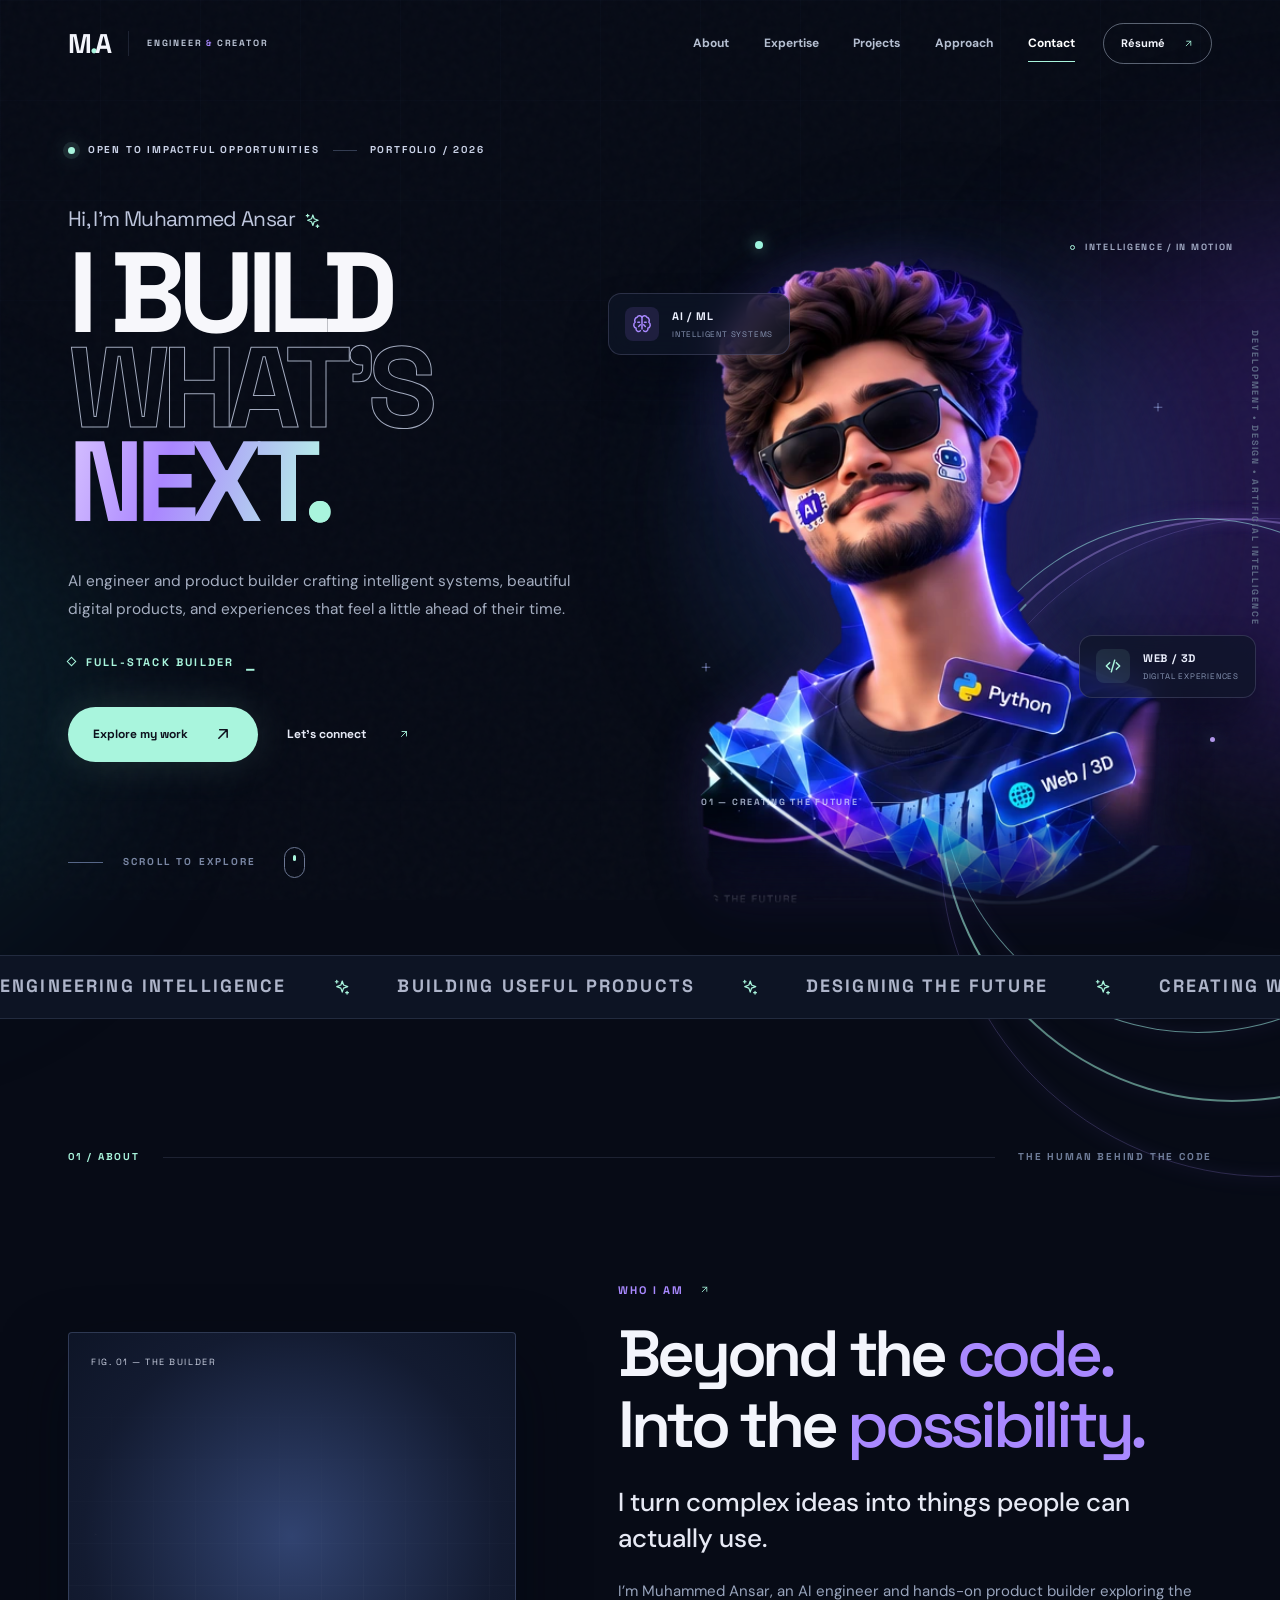
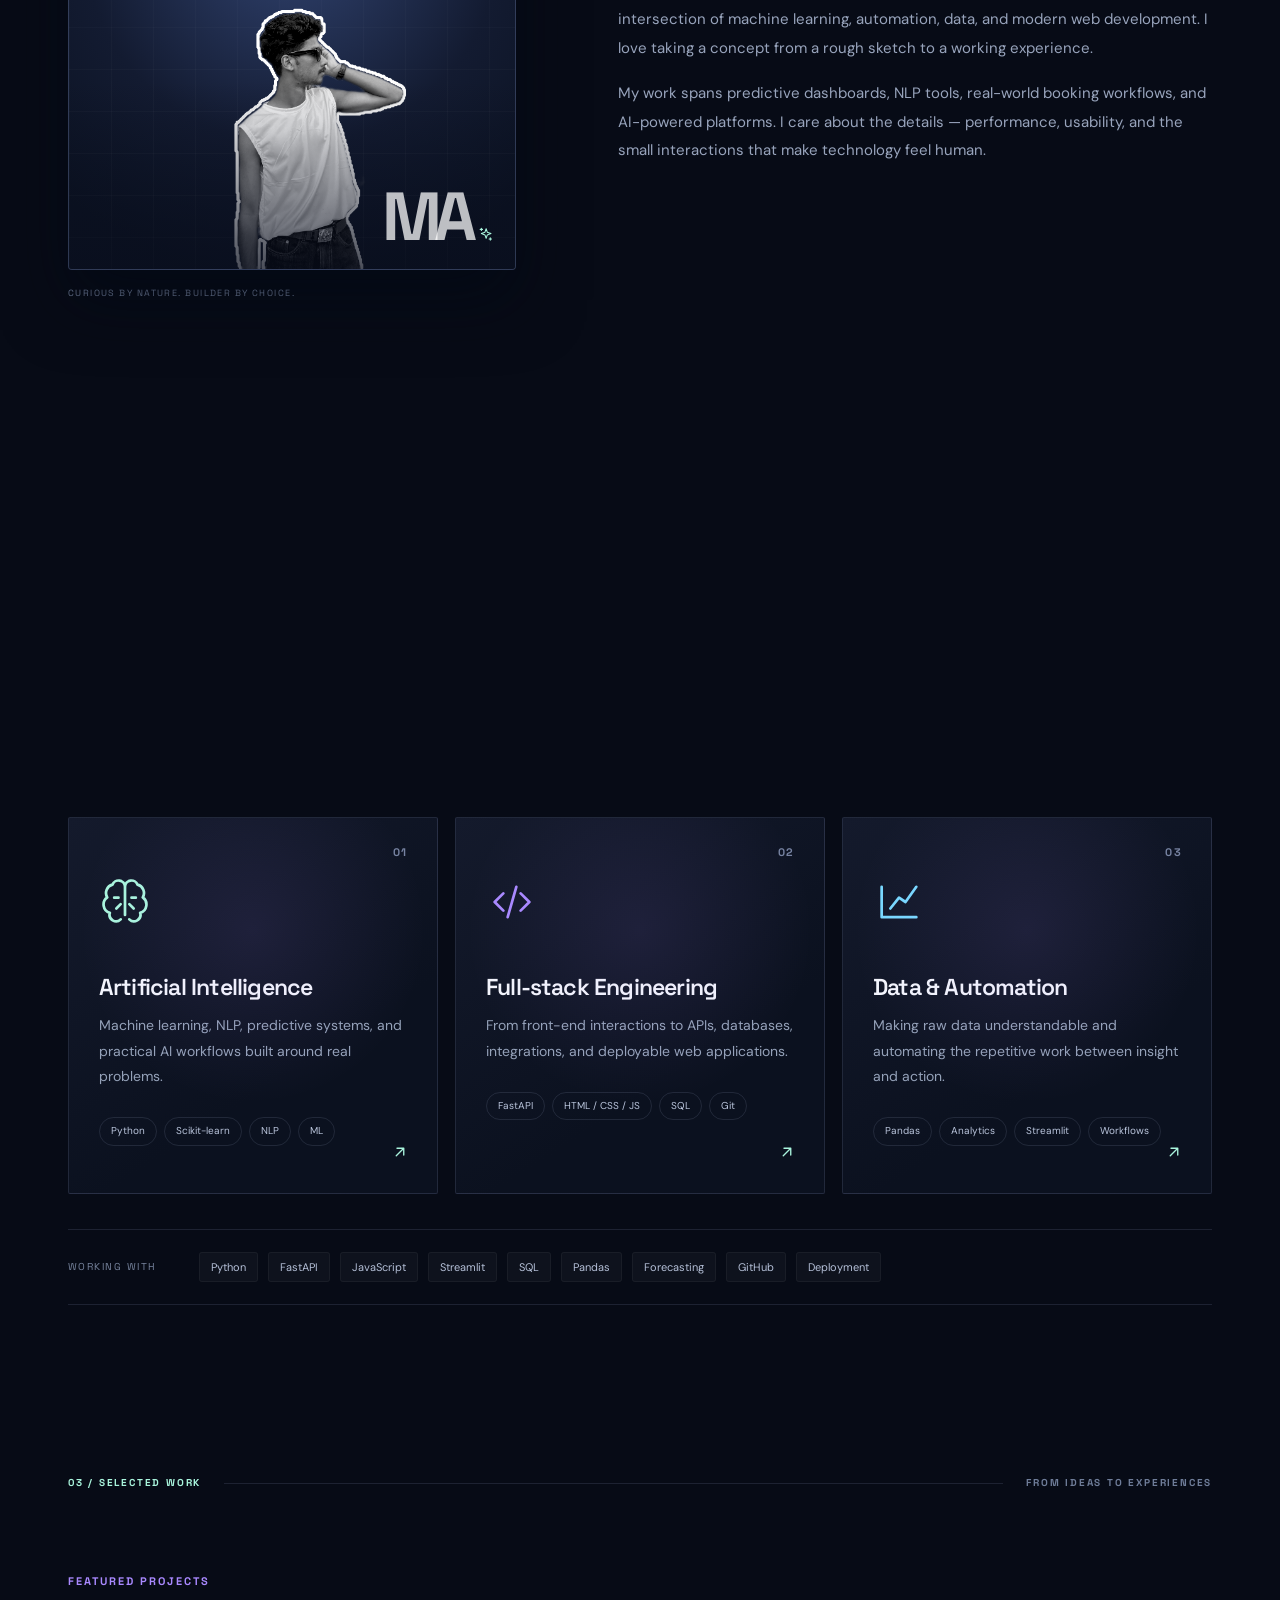
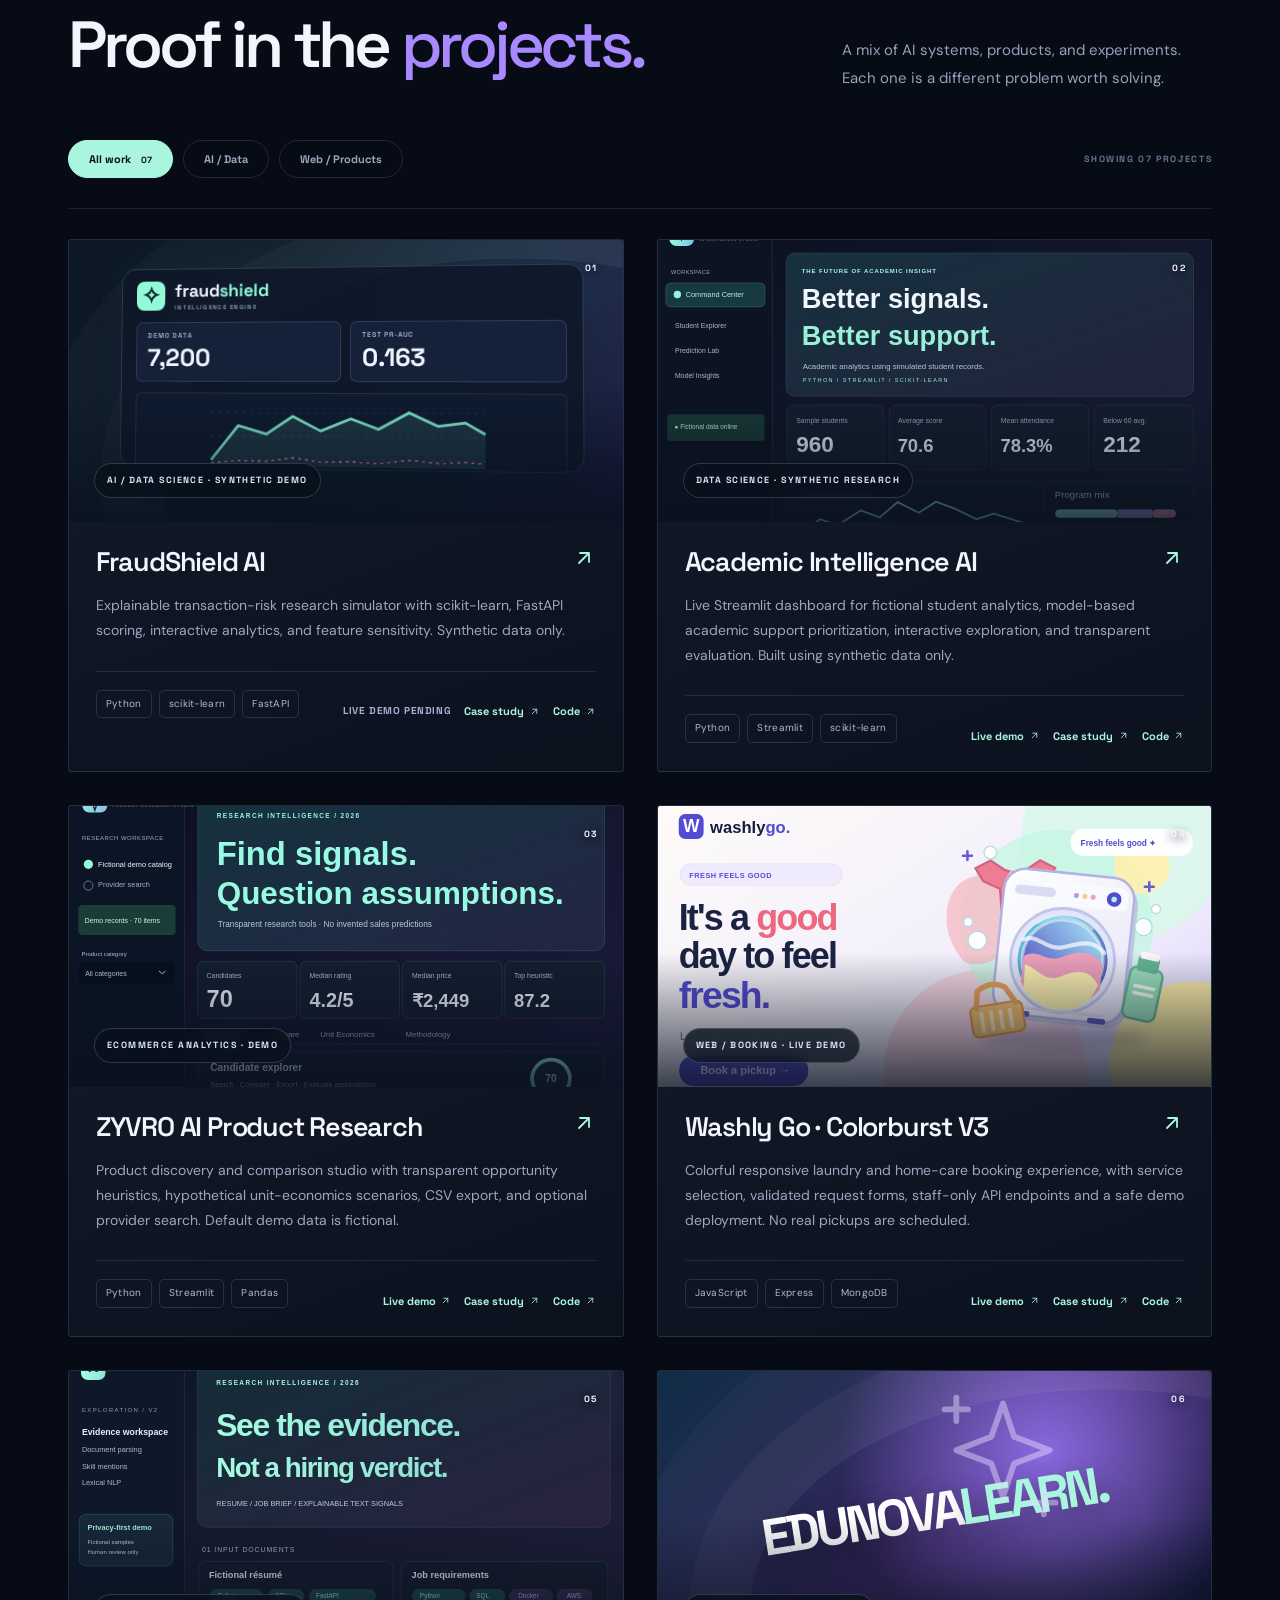
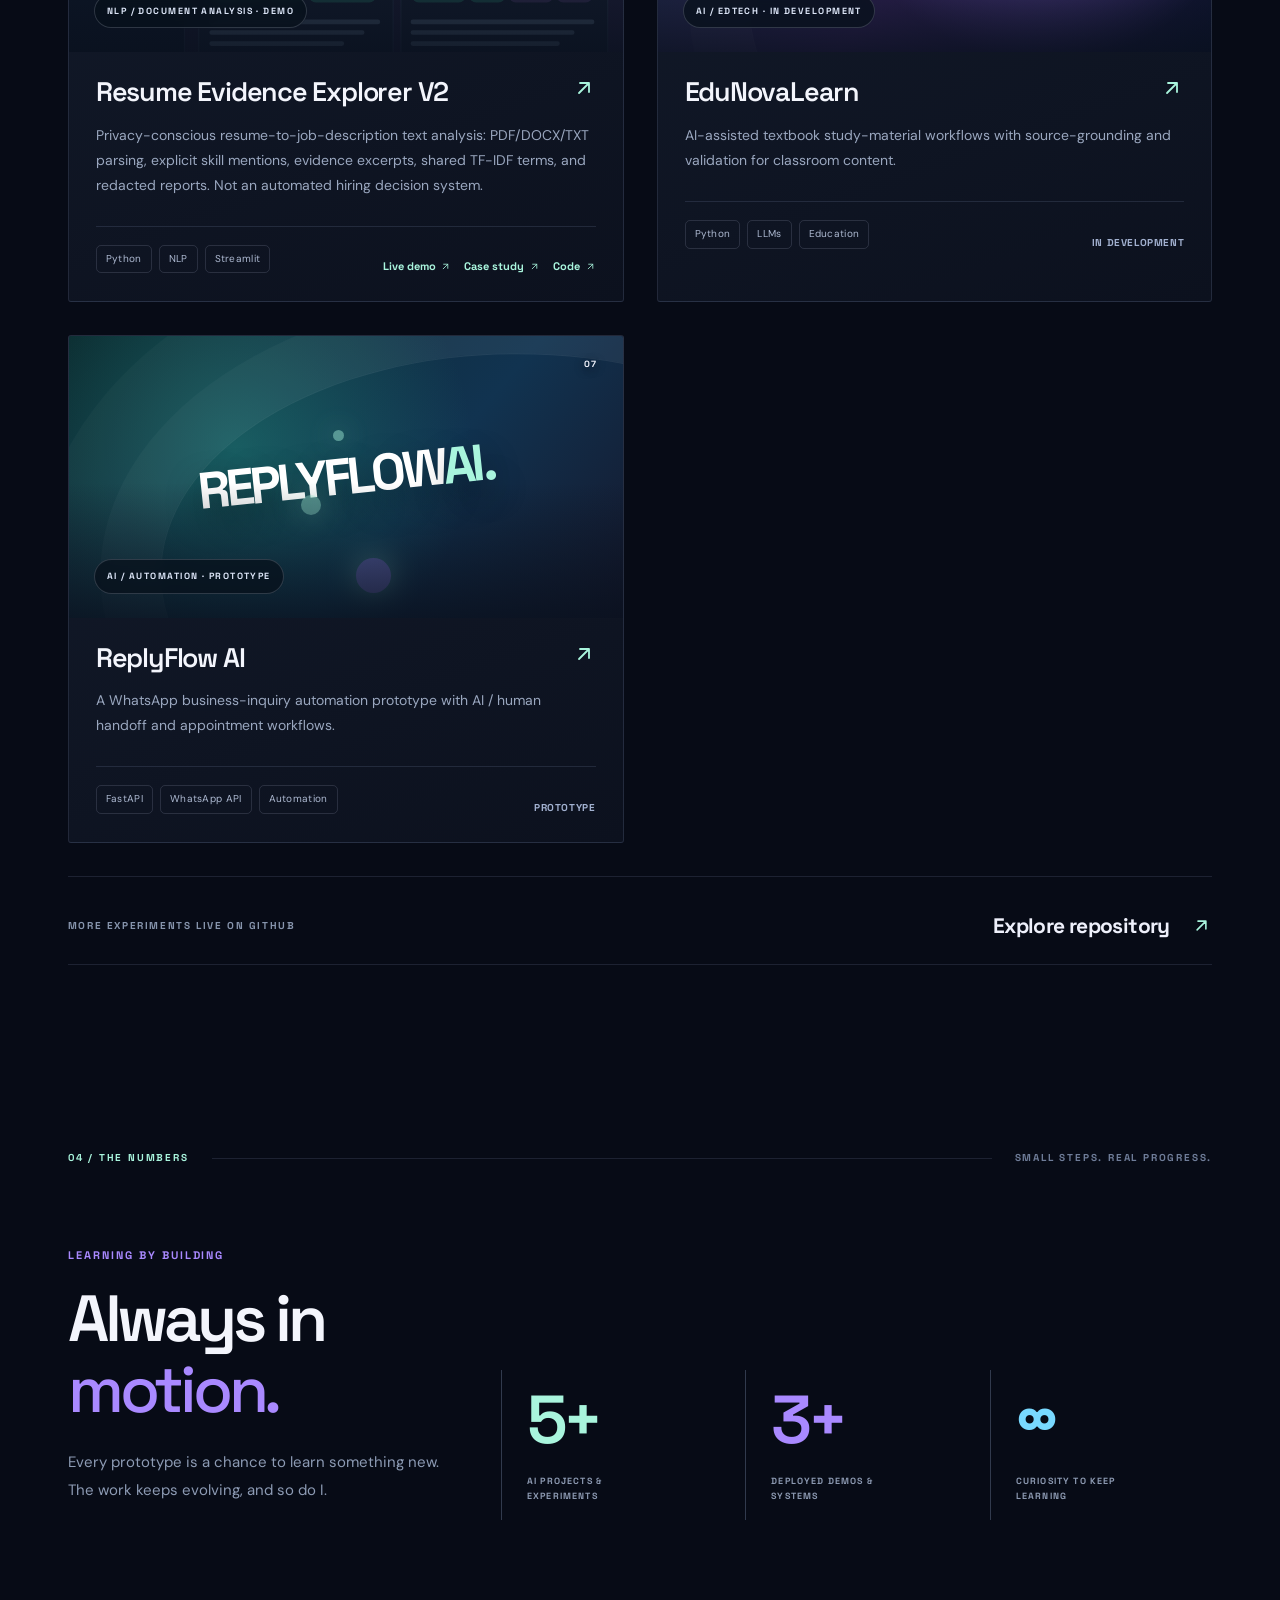
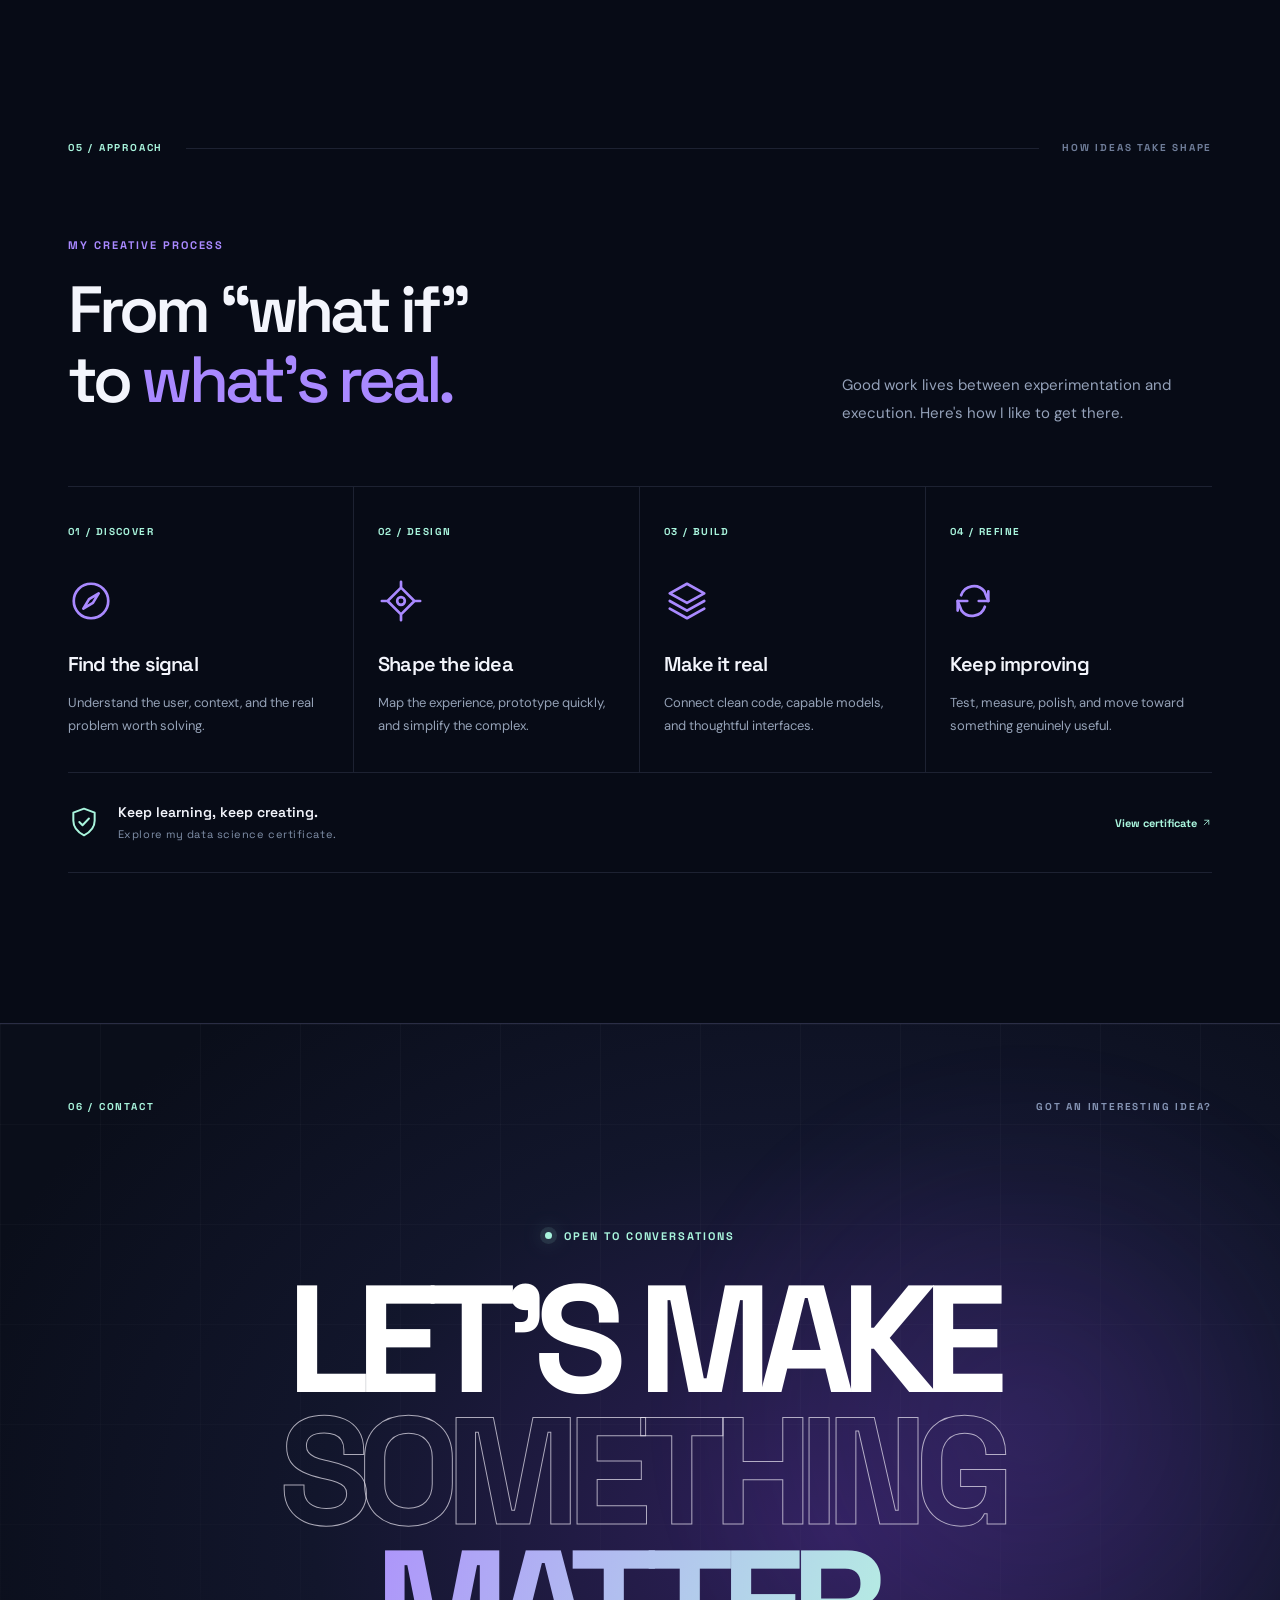
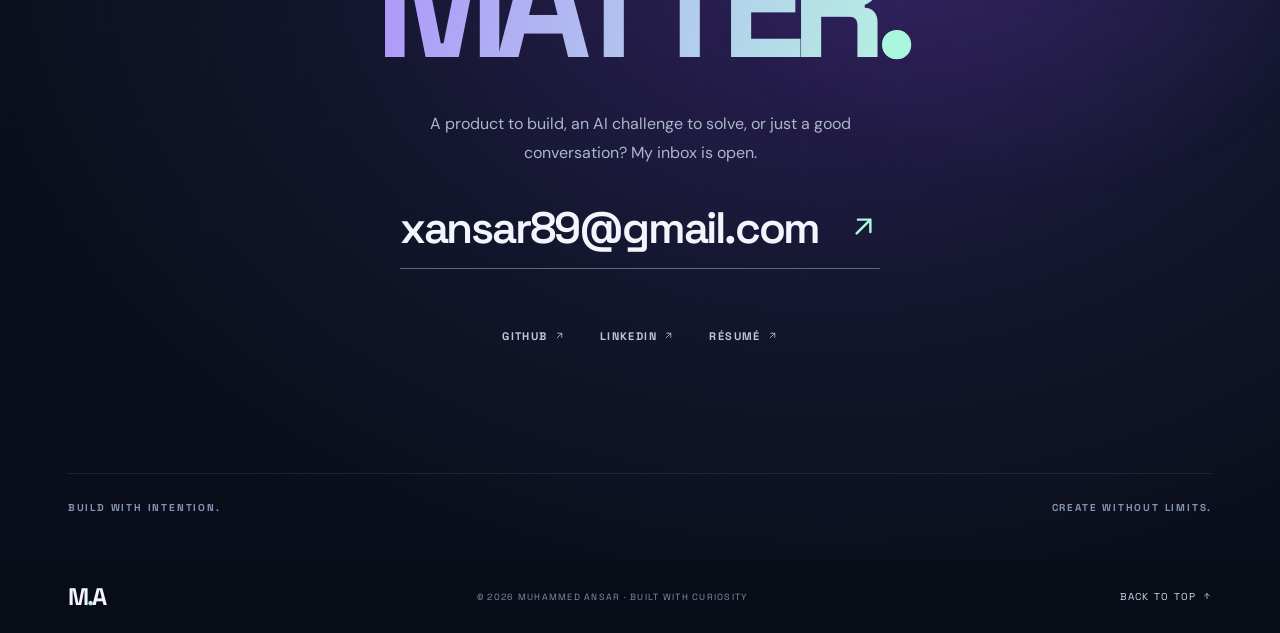
<file: index.html>
<!doctype html>
<html lang="en">
<head>
  <meta charset="utf-8">
  <meta name="viewport" content="width=device-width, initial-scale=1">
  <meta name="theme-color" content="#070b16">
  <meta name="color-scheme" content="dark">
  <meta name="description" content="Muhammed Ansar is an AI engineer and product builder creating intelligent applications, data platforms, automation systems and memorable web experiences.">
  <meta name="keywords" content="Muhammed Ansar, AI Engineer, Machine Learning, Data Scientist, Full Stack Developer, Python, FastAPI, AI Portfolio, Kerala">
  <meta name="author" content="Muhammed Ansar">
  <meta name="robots" content="index, follow">
  <meta property="og:type" content="website">
  <meta property="og:title" content="Muhammed Ansar — AI Engineer & Product Builder">
  <meta property="og:description" content="Engineering intelligence. Designing experiences. Explore selected AI, automation and web projects.">
  <meta property="og:image" content="https://xansar1.github.io/portfolio/assets/images/profile.png">
  <meta property="og:url" content="https://xansar1.github.io/portfolio/">
  <meta name="twitter:card" content="summary_large_image">
  <link rel="canonical" href="https://xansar1.github.io/portfolio/">
  <link rel="icon" type="image/png" href="assets/images/icon.png">
  <link rel="preconnect" href="https://fonts.googleapis.com">
  <link rel="preconnect" href="https://fonts.gstatic.com" crossorigin>
  <link href="https://fonts.googleapis.com/css2?family=DM+Sans:wght@400;500;600;700&family=Space+Grotesk:wght@400;500;600;700&display=swap" rel="stylesheet">
  <link rel="stylesheet" href="style.css">
  <link rel="stylesheet" href="avatar.css">
  <link rel="stylesheet" href="icons.css">
  <link rel="stylesheet" href="fraudshield-card.css">
  <title>Muhammed Ansar — AI Engineer & Product Builder</title>
  <script type="application/ld+json">{"@context":"https://schema.org","@type":"Person","name":"Muhammed Ansar","url":"https://xansar1.github.io/portfolio/","image":"https://xansar1.github.io/portfolio/assets/images/profile.png","jobTitle":"AI Engineer & Product Builder","sameAs":["https://github.com/xansar1","https://www.linkedin.com/in/muhammed-ansar-97952b255"]}</script>
</head>
<body>
  <a class="skip-link" href="#main">Skip to content</a>
  <div class="scroll-progress" id="scrollProgress" aria-hidden="true"></div>
  <div class="site-noise" aria-hidden="true"></div>
  <div class="ambient ambient-one" aria-hidden="true"></div>
  <div class="ambient ambient-two" aria-hidden="true"></div>
  <div class="cursor-glow" id="cursorGlow" aria-hidden="true"></div>

  <header class="site-header" id="siteHeader">
    <a href="#top" class="brand" aria-label="Muhammed Ansar, back to top">
      <span class="brand-symbol">M<span>.</span>A</span>
      <span class="brand-divider" aria-hidden="true"></span>
      <span class="brand-caption">ENGINEER <span>&</span> CREATOR</span>
    </a>
    <nav class="site-nav" id="siteNav" aria-label="Primary navigation">
      <a href="#about">About</a>
      <a href="#expertise">Expertise</a>
      <a href="#projects">Projects</a>
      <a href="#process">Approach</a>
      <a href="#contact">Contact</a>
      <a class="nav-mobile-cta" href="assets/resume/Muhammed_Ansar_Resume.pdf" download>Get résumé <svg class="svg-icon icon-arrow-up-right" viewBox="0 0 24 24" aria-hidden="true" focusable="false" fill="none" stroke="currentColor" stroke-width="1.8" stroke-linecap="round" stroke-linejoin="round"><path d="M7 17 17 7M8 7h9v9"/></svg></a>
    </nav>
    <a href="assets/resume/Muhammed_Ansar_Resume.pdf" class="header-cta" download>Résumé <span aria-hidden="true"><svg class="svg-icon icon-arrow-up-right" viewBox="0 0 24 24" aria-hidden="true" focusable="false" fill="none" stroke="currentColor" stroke-width="1.8" stroke-linecap="round" stroke-linejoin="round"><path d="M7 17 17 7M8 7h9v9"/></svg></span></a>
    <button class="menu-toggle" id="menuToggle" type="button" aria-label="Open navigation" aria-expanded="false" aria-controls="siteNav"><span></span><span></span></button>
  </header>

  <main id="main">
    <section class="hero" id="top" aria-labelledby="heroTitle">
      <div class="hero-grid" aria-hidden="true"></div>
      <div class="hero-left">
        <div class="eyebrow hero-eyebrow reveal"><span class="pulse-dot"></span> OPEN TO IMPACTFUL OPPORTUNITIES <span class="eyebrow-rule"></span> PORTFOLIO / 2026</div>
        <p class="hero-overline reveal">Hi, I'm Muhammed Ansar <span class="hero-spark" aria-hidden="true"><svg class="svg-icon icon-sparkles" viewBox="0 0 24 24" aria-hidden="true" focusable="false" fill="none" stroke="currentColor" stroke-width="1.8" stroke-linecap="round" stroke-linejoin="round"><path d="m12 3 1.9 5.7L20 11l-6.1 2.3L12 19l-2-5.7L4 11l6-2.3L12 3Z"/><path d="M19 18v4m-2-2h4M4 2v4M2 4h4"/></svg></span></p>
        <h1 id="heroTitle" class="hero-title reveal">I BUILD<br><span class="outline-text">WHAT'S</span><br><span class="gradient-text">NEXT<span class="period">.</span></span></h1>
        <p class="hero-description reveal">AI engineer and product builder crafting intelligent systems, beautiful digital products, and experiences that feel a little ahead of their time.</p>
        <div class="hero-role-line reveal"><span class="mini-square" aria-hidden="true"></span><span id="rotatingRole">AI ENGINEER</span><span class="role-cursor" aria-hidden="true">_</span></div>
        <div class="hero-actions reveal">
          <a class="button button-primary magnetic" href="#projects">Explore my work <span class="button-arrow" aria-hidden="true"><svg class="svg-icon icon-arrow-up-right" viewBox="0 0 24 24" aria-hidden="true" focusable="false" fill="none" stroke="currentColor" stroke-width="1.8" stroke-linecap="round" stroke-linejoin="round"><path d="M7 17 17 7M8 7h9v9"/></svg></span></a>
          <a class="button button-text" href="#contact">Let's connect <span aria-hidden="true"><svg class="svg-icon icon-arrow-up-right" viewBox="0 0 24 24" aria-hidden="true" focusable="false" fill="none" stroke="currentColor" stroke-width="1.8" stroke-linecap="round" stroke-linejoin="round"><path d="M7 17 17 7M8 7h9v9"/></svg></span></a>
        </div>
        <div class="hero-meta reveal"><div class="meta-line" aria-hidden="true"></div><span>SCROLL TO EXPLORE</span><span class="scroll-mouse" aria-hidden="true"><span></span></span></div>
      </div>

      <div class="hero-right avatar-edition" aria-label="Animated cartoon avatar of Muhammed Ansar with AI skill stickers">
        <div class="scene-backlight" aria-hidden="true"></div>
        <div class="scene-box" id="sceneBox">
          <div class="avatar-stage" id="avatarStage" aria-hidden="true">
            <div class="avatar-orbit avatar-orbit-a"></div>
            <div class="avatar-orbit avatar-orbit-b"></div>
            <div class="avatar-orbit avatar-orbit-c"></div>
            <div class="avatar-glow-dot avatar-glow-dot-a"></div>
            <div class="avatar-glow-dot avatar-glow-dot-b"></div>
            <div class="avatar-motion" id="avatarMotion">
              <img class="avatar-portrait" src="assets/images/ansar-cartoon-avatar.webp" width="504" height="628" alt="" fetchpriority="high" decoding="async">
            </div>
          </div>
          <div class="scene-fallback" aria-hidden="true"><div class="fallback-orbit orbit-one"></div><div class="fallback-orbit orbit-two"></div><div class="fallback-core"></div><div class="fallback-inner"></div></div>
          <div class="webgl-mount" id="webglMountAvatarDisabled" aria-hidden="true"></div>
        </div>
        <div class="orbit-label orbit-label-top" aria-hidden="true"><span class="label-point"></span> INTELLIGENCE / IN MOTION</div>
        <div class="orbit-label orbit-label-bottom" aria-hidden="true">01 — CREATING THE FUTURE <span class="label-line"></span></div>
        <div class="floating-chip chip-one" aria-hidden="true"><span class="chip-icon"><svg class="svg-icon icon-brain-circuit" viewBox="0 0 24 24" aria-hidden="true" focusable="false" fill="none" stroke="currentColor" stroke-width="1.8" stroke-linecap="round" stroke-linejoin="round"><path d="M12 18V5a3 3 0 0 0-5.8-1 4 4 0 0 0-2.4 5.9A4 4 0 0 0 5 17a3 3 0 0 0 5 3M12 18V5a3 3 0 0 1 5.8-1 4 4 0 0 1 2.4 5.9A4 4 0 0 1 19 17a3 3 0 0 1-5 3"/><path d="M7 10h2M15 10h2M8 15l2-2m6 2-2-2"/></svg></span><span><strong>AI / ML</strong><small>INTELLIGENT SYSTEMS</small></span></div>
        <div class="floating-chip chip-two" aria-hidden="true"><span class="chip-icon"><svg class="svg-icon icon-code" viewBox="0 0 24 24" aria-hidden="true" focusable="false" fill="none" stroke="currentColor" stroke-width="1.8" stroke-linecap="round" stroke-linejoin="round"><path d="m8 8-4 4 4 4m8-8 4 4-4 4m-2-11-4 14"/></svg></span><span><strong>WEB / 3D</strong><small>DIGITAL EXPERIENCES</small></span></div>
        <span class="scene-cross cross-a" aria-hidden="true">+</span><span class="scene-cross cross-b" aria-hidden="true">+</span>
      </div>
      <div class="hero-side-label" aria-hidden="true">DEVELOPMENT • DESIGN • ARTIFICIAL INTELLIGENCE</div>
    </section>

    <div class="marquee-bar" aria-hidden="true"><div class="marquee-track"><span>ENGINEERING INTELLIGENCE <b class="marquee-spark"><svg class="svg-icon icon-sparkles" viewBox="0 0 24 24" aria-hidden="true" focusable="false" fill="none" stroke="currentColor" stroke-width="1.8" stroke-linecap="round" stroke-linejoin="round"><path d="m12 3 1.9 5.7L20 11l-6.1 2.3L12 19l-2-5.7L4 11l6-2.3L12 3Z"/><path d="M19 18v4m-2-2h4M4 2v4M2 4h4"/></svg></b> BUILDING USEFUL PRODUCTS <b class="marquee-spark"><svg class="svg-icon icon-sparkles" viewBox="0 0 24 24" aria-hidden="true" focusable="false" fill="none" stroke="currentColor" stroke-width="1.8" stroke-linecap="round" stroke-linejoin="round"><path d="m12 3 1.9 5.7L20 11l-6.1 2.3L12 19l-2-5.7L4 11l6-2.3L12 3Z"/><path d="M19 18v4m-2-2h4M4 2v4M2 4h4"/></svg></b> DESIGNING THE FUTURE <b class="marquee-spark"><svg class="svg-icon icon-sparkles" viewBox="0 0 24 24" aria-hidden="true" focusable="false" fill="none" stroke="currentColor" stroke-width="1.8" stroke-linecap="round" stroke-linejoin="round"><path d="m12 3 1.9 5.7L20 11l-6.1 2.3L12 19l-2-5.7L4 11l6-2.3L12 3Z"/><path d="M19 18v4m-2-2h4M4 2v4M2 4h4"/></svg></b> CREATING WITH PURPOSE <b class="marquee-spark"><svg class="svg-icon icon-sparkles" viewBox="0 0 24 24" aria-hidden="true" focusable="false" fill="none" stroke="currentColor" stroke-width="1.8" stroke-linecap="round" stroke-linejoin="round"><path d="m12 3 1.9 5.7L20 11l-6.1 2.3L12 19l-2-5.7L4 11l6-2.3L12 3Z"/><path d="M19 18v4m-2-2h4M4 2v4M2 4h4"/></svg></b> ENGINEERING INTELLIGENCE <b class="marquee-spark"><svg class="svg-icon icon-sparkles" viewBox="0 0 24 24" aria-hidden="true" focusable="false" fill="none" stroke="currentColor" stroke-width="1.8" stroke-linecap="round" stroke-linejoin="round"><path d="m12 3 1.9 5.7L20 11l-6.1 2.3L12 19l-2-5.7L4 11l6-2.3L12 3Z"/><path d="M19 18v4m-2-2h4M4 2v4M2 4h4"/></svg></b> BUILDING USEFUL PRODUCTS <b class="marquee-spark"><svg class="svg-icon icon-sparkles" viewBox="0 0 24 24" aria-hidden="true" focusable="false" fill="none" stroke="currentColor" stroke-width="1.8" stroke-linecap="round" stroke-linejoin="round"><path d="m12 3 1.9 5.7L20 11l-6.1 2.3L12 19l-2-5.7L4 11l6-2.3L12 3Z"/><path d="M19 18v4m-2-2h4M4 2v4M2 4h4"/></svg></b> DESIGNING THE FUTURE <b class="marquee-spark"><svg class="svg-icon icon-sparkles" viewBox="0 0 24 24" aria-hidden="true" focusable="false" fill="none" stroke="currentColor" stroke-width="1.8" stroke-linecap="round" stroke-linejoin="round"><path d="m12 3 1.9 5.7L20 11l-6.1 2.3L12 19l-2-5.7L4 11l6-2.3L12 3Z"/><path d="M19 18v4m-2-2h4M4 2v4M2 4h4"/></svg></b> CREATING WITH PURPOSE <b class="marquee-spark"><svg class="svg-icon icon-sparkles" viewBox="0 0 24 24" aria-hidden="true" focusable="false" fill="none" stroke="currentColor" stroke-width="1.8" stroke-linecap="round" stroke-linejoin="round"><path d="m12 3 1.9 5.7L20 11l-6.1 2.3L12 19l-2-5.7L4 11l6-2.3L12 3Z"/><path d="M19 18v4m-2-2h4M4 2v4M2 4h4"/></svg></b></span></div></div>

    <section class="section about-section" id="about" aria-labelledby="aboutTitle">
      <div class="section-top reveal"><span class="section-index">01 / ABOUT</span><span class="section-line" aria-hidden="true"></span><span class="section-side">THE HUMAN BEHIND THE CODE</span></div>
      <div class="about-layout">
        <div class="about-visual reveal">
          <div class="photo-frame tilt-card" data-tilt>
            <div class="photo-number">FIG. 01 — THE BUILDER</div>
            <div class="photo-grid" aria-hidden="true"></div>
            <img src="assets/images/profile.png" alt="Portrait of Muhammed Ansar" width="530" height="620" loading="lazy">
            <span class="photo-decoration" aria-hidden="true">MA<span><svg class="svg-icon icon-sparkles" viewBox="0 0 24 24" aria-hidden="true" focusable="false" fill="none" stroke="currentColor" stroke-width="1.8" stroke-linecap="round" stroke-linejoin="round"><path d="m12 3 1.9 5.7L20 11l-6.1 2.3L12 19l-2-5.7L4 11l6-2.3L12 3Z"/><path d="M19 18v4m-2-2h4M4 2v4M2 4h4"/></svg></span></span>
          </div>
          <span class="photo-footnote">CURIOUS BY NATURE. BUILDER BY CHOICE.</span>
        </div>
        <div class="about-copy">
          <span class="kicker reveal">WHO I AM <span aria-hidden="true"><svg class="svg-icon icon-arrow-up-right" viewBox="0 0 24 24" aria-hidden="true" focusable="false" fill="none" stroke="currentColor" stroke-width="1.8" stroke-linecap="round" stroke-linejoin="round"><path d="M7 17 17 7M8 7h9v9"/></svg></span></span>
          <h2 id="aboutTitle" class="section-heading reveal">Beyond the <em>code.</em><br>Into the <em>possibility.</em></h2>
          <p class="lead reveal">I turn complex ideas into things people can actually use.</p>
          <p class="about-paragraph reveal">I’m Muhammed Ansar, an AI engineer and hands-on product builder exploring the intersection of machine learning, automation, data, and modern web development. I love taking a concept from a rough sketch to a working experience.</p>
          <p class="about-paragraph reveal">My work spans predictive dashboards, NLP tools, real-world booking workflows, and AI-powered platforms. I care about the details — performance, usability, and the small interactions that make technology feel human.</p>
          <div class="about-facts reveal"><div><span>FOCUS</span><strong>Applied AI + Products</strong></div><div><span>MINDSET</span><strong>Build · Test · Improve</strong></div></div>
          <a class="inline-link reveal" href="assets/resume/Muhammed_Ansar_Resume.pdf" download>Download résumé <span aria-hidden="true"><svg class="svg-icon icon-arrow-up-right" viewBox="0 0 24 24" aria-hidden="true" focusable="false" fill="none" stroke="currentColor" stroke-width="1.8" stroke-linecap="round" stroke-linejoin="round"><path d="M7 17 17 7M8 7h9v9"/></svg></span></a>
        </div>
      </div>
    </section>

    <section class="section expertise-section" id="expertise" aria-labelledby="expertiseTitle">
      <div class="section-top reveal"><span class="section-index">02 / EXPERTISE</span><span class="section-line" aria-hidden="true"></span><span class="section-side">MY CREATIVE TOOLKIT</span></div>
      <div class="section-title-row"><div><span class="kicker reveal">THINGS I DO BEST</span><h2 class="section-heading reveal" id="expertiseTitle">Tech meets <em>imagination.</em></h2></div><p class="section-intro reveal">A practical toolkit for designing, developing, and shipping intelligent digital products.</p></div>
      <div class="expertise-grid">
        <article class="expertise-card tilt-card reveal" data-tilt><span class="expertise-number">01</span><div class="expertise-icon" aria-hidden="true"><svg class="svg-icon icon-brain-circuit" viewBox="0 0 24 24" aria-hidden="true" focusable="false" fill="none" stroke="currentColor" stroke-width="1.8" stroke-linecap="round" stroke-linejoin="round"><path d="M12 18V5a3 3 0 0 0-5.8-1 4 4 0 0 0-2.4 5.9A4 4 0 0 0 5 17a3 3 0 0 0 5 3M12 18V5a3 3 0 0 1 5.8-1 4 4 0 0 1 2.4 5.9A4 4 0 0 1 19 17a3 3 0 0 1-5 3"/><path d="M7 10h2M15 10h2M8 15l2-2m6 2-2-2"/></svg></div><h3>Artificial Intelligence</h3><p>Machine learning, NLP, predictive systems, and practical AI workflows built around real problems.</p><div class="expertise-tags"><span>Python</span><span>Scikit-learn</span><span>NLP</span><span>ML</span></div><span class="card-corner" aria-hidden="true"><svg class="svg-icon icon-arrow-up-right" viewBox="0 0 24 24" aria-hidden="true" focusable="false" fill="none" stroke="currentColor" stroke-width="1.8" stroke-linecap="round" stroke-linejoin="round"><path d="M7 17 17 7M8 7h9v9"/></svg></span></article>
        <article class="expertise-card tilt-card reveal" data-tilt><span class="expertise-number">02</span><div class="expertise-icon" aria-hidden="true"><svg class="svg-icon icon-code" viewBox="0 0 24 24" aria-hidden="true" focusable="false" fill="none" stroke="currentColor" stroke-width="1.8" stroke-linecap="round" stroke-linejoin="round"><path d="m8 8-4 4 4 4m8-8 4 4-4 4m-2-11-4 14"/></svg></div><h3>Full-stack Engineering</h3><p>From front-end interactions to APIs, databases, integrations, and deployable web applications.</p><div class="expertise-tags"><span>FastAPI</span><span>HTML / CSS / JS</span><span>SQL</span><span>Git</span></div><span class="card-corner" aria-hidden="true"><svg class="svg-icon icon-arrow-up-right" viewBox="0 0 24 24" aria-hidden="true" focusable="false" fill="none" stroke="currentColor" stroke-width="1.8" stroke-linecap="round" stroke-linejoin="round"><path d="M7 17 17 7M8 7h9v9"/></svg></span></article>
        <article class="expertise-card tilt-card reveal" data-tilt><span class="expertise-number">03</span><div class="expertise-icon" aria-hidden="true"><svg class="svg-icon icon-chart" viewBox="0 0 24 24" aria-hidden="true" focusable="false" fill="none" stroke="currentColor" stroke-width="1.8" stroke-linecap="round" stroke-linejoin="round"><path d="M4 19V5m0 14h16M8 15l4-5 3 2 5-7"/></svg></div><h3>Data & Automation</h3><p>Making raw data understandable and automating the repetitive work between insight and action.</p><div class="expertise-tags"><span>Pandas</span><span>Analytics</span><span>Streamlit</span><span>Workflows</span></div><span class="card-corner" aria-hidden="true"><svg class="svg-icon icon-arrow-up-right" viewBox="0 0 24 24" aria-hidden="true" focusable="false" fill="none" stroke="currentColor" stroke-width="1.8" stroke-linecap="round" stroke-linejoin="round"><path d="M7 17 17 7M8 7h9v9"/></svg></span></article>
      </div>
      <div class="skill-rail reveal" aria-label="Additional technical skills"><span class="rail-label">WORKING WITH</span><div class="rail-tags"><span>Python</span><span>FastAPI</span><span>JavaScript</span><span>Streamlit</span><span>SQL</span><span>Pandas</span><span>Forecasting</span><span>GitHub</span><span>Deployment</span></div></div>
    </section>

    <section class="section projects-section" id="projects" aria-labelledby="projectsTitle">
      <div class="section-top reveal"><span class="section-index">03 / SELECTED WORK</span><span class="section-line" aria-hidden="true"></span><span class="section-side">FROM IDEAS TO EXPERIENCES</span></div>
      <div class="section-title-row projects-title-row"><div><span class="kicker reveal">FEATURED PROJECTS</span><h2 class="section-heading reveal" id="projectsTitle">Proof in the <em>projects.</em></h2></div><p class="section-intro reveal">A mix of AI systems, products, and experiments. Each one is a different problem worth solving.</p></div>
      <div class="project-toolbar reveal" role="group" aria-label="Filter projects"><button class="filter-button is-active" type="button" data-filter="all" aria-pressed="true">All work <span>07</span></button><button class="filter-button" type="button" data-filter="ai" aria-pressed="false">AI / Data</button><button class="filter-button" type="button" data-filter="product" aria-pressed="false">Web / Products</button><span class="project-toolbar-note" id="projectCount" aria-live="polite">SHOWING 07 PROJECTS</span></div>
      <div class="project-grid" id="projectGrid">
        <article class="project-card reveal" data-category="ai" data-project="fraudshield-ai">
          <div class="project-art generative-art generative-fraudshield" role="img" aria-label="FraudShield AI custom dashboard illustration">
            <div class="fraud-sim"><div class="fraud-ui-heading"><span class="fraud-logo">✧</span><span>fraud<strong>shield</strong><small>INTELLIGENCE ENGINE</small></span></div>
              <div class="fraud-ui-metrics"><div><small>DEMO DATA</small><strong>7,200</strong></div><div><small>TEST PR-AUC</small><strong>0.163</strong></div></div>
              <div class="fraud-ui-chart"><svg viewBox="0 0 400 100" aria-hidden="true" focusable="false"><path d="M0 89H400M0 56H400M0 22H400" stroke="#8d9eb044" stroke-dasharray="5 7"/><path d="M2 91 42 41 84 53 123 27 164 48 208 30 248 45 292 21 333 40 372 35 400 51" stroke="#88f8d7" stroke-width="4" fill="none" stroke-linejoin="round"/><path d="M2 91 42 41 84 53 123 27 164 48 208 30 248 45 292 21 333 40 372 35 400 51V100H2Z" fill="#88f8d722"/><path d="M2 96 42 92 84 93 123 87 164 93 208 92 248 94 292 89 333 93 372 91 400 93" stroke="#ff8caf" stroke-width="2" fill="none" stroke-dasharray="4 6"/></svg></div>
            </div>
            <span class="project-type">AI / DATA SCIENCE · SYNTHETIC DEMO</span><span class="project-art-number">01</span>
          </div>
          <div class="project-info"><div class="project-name-row"><h3>FraudShield AI</h3><span aria-hidden="true"><svg class="svg-icon icon-arrow-up-right" viewBox="0 0 24 24" aria-hidden="true" focusable="false" fill="none" stroke="currentColor" stroke-width="1.8" stroke-linecap="round" stroke-linejoin="round"><path d="M7 17 17 7M8 7h9v9"/></svg></span></div>
          <p>Explainable transaction-risk research simulator with scikit-learn, FastAPI scoring, interactive analytics, and feature sensitivity. Synthetic data only.</p>
          <div class="project-bottom"><div class="project-tech"><span>Python</span><span>scikit-learn</span><span>FastAPI</span></div>
          <div class="project-actions"><span class="project-status">Live demo pending</span><a href="projects/fraudshield.html">Case study <svg class="svg-icon icon-arrow-up-right" viewBox="0 0 24 24" aria-hidden="true" focusable="false" fill="none" stroke="currentColor" stroke-width="1.8" stroke-linecap="round" stroke-linejoin="round"><path d="M7 17 17 7M8 7h9v9"/></svg></a><a href="https://github.com/xansar1/fraudshield-ai" target="_blank" rel="noopener noreferrer">Code <svg class="svg-icon icon-arrow-up-right" viewBox="0 0 24 24" aria-hidden="true" focusable="false" fill="none" stroke="currentColor" stroke-width="1.8" stroke-linecap="round" stroke-linejoin="round"><path d="M7 17 17 7M8 7h9v9"/></svg></a></div></div></div>
        </article>
        <article class="project-card reveal" data-category="ai" data-project="academic-intelligence-v2"><div class="project-art"><img src="assets/screenshots/academic_intelligence_v2.svg" alt="Illustrated Academic Intelligence V2 command center with fictional student analytics and KPIs" loading="lazy" width="1200" height="760"><span class="project-type">DATA SCIENCE · SYNTHETIC RESEARCH</span><span class="project-art-number">02</span></div><div class="project-info"><div class="project-name-row"><h3>Academic Intelligence AI</h3><span aria-hidden="true"><svg class="svg-icon icon-arrow-up-right" viewBox="0 0 24 24" aria-hidden="true" focusable="false" fill="none" stroke="currentColor" stroke-width="1.8" stroke-linecap="round" stroke-linejoin="round"><path d="M7 17 17 7M8 7h9v9"/></svg></span></div><p>Live Streamlit dashboard for fictional student analytics, model-based academic support prioritization, interactive exploration, and transparent evaluation. Built using synthetic data only.</p><div class="project-bottom"><div class="project-tech"><span>Python</span><span>Streamlit</span><span>scikit-learn</span></div><div class="project-actions"><a href="https://academic-intelligence-v2-n3mkxgmalg2b5hzxywp3dc.streamlit.app/" target="_blank" rel="noopener noreferrer">Live demo <svg class="svg-icon icon-arrow-up-right" viewBox="0 0 24 24" aria-hidden="true" focusable="false" fill="none" stroke="currentColor" stroke-width="1.8" stroke-linecap="round" stroke-linejoin="round"><path d="M7 17 17 7M8 7h9v9"/></svg></a><a href="projects/academic-intelligence.html">Case study <svg class="svg-icon icon-arrow-up-right" viewBox="0 0 24 24" aria-hidden="true" focusable="false" fill="none" stroke="currentColor" stroke-width="1.8" stroke-linecap="round" stroke-linejoin="round"><path d="M7 17 17 7M8 7h9v9"/></svg></a><a href="https://github.com/xansar1/academic-intelligence-v2" target="_blank" rel="noopener noreferrer">Code <svg class="svg-icon icon-arrow-up-right" viewBox="0 0 24 24" aria-hidden="true" focusable="false" fill="none" stroke="currentColor" stroke-width="1.8" stroke-linecap="round" stroke-linejoin="round"><path d="M7 17 17 7M8 7h9v9"/></svg></a></div></div></div></article>
        <article class="project-card reveal" data-category="ai" data-project="zyvro-ai-v2"><div class="project-art"><img src="assets/screenshots/zyvro_v2_research.svg" alt="Illustrated ZYVRO AI V2 research dashboard with demo product counts, ratings, prices and heuristic scores" loading="lazy" width="1200" height="760"><span class="project-type">ECOMMERCE ANALYTICS · DEMO</span><span class="project-art-number">03</span></div><div class="project-info"><div class="project-name-row"><h3>ZYVRO AI Product Research</h3><span aria-hidden="true"><svg class="svg-icon icon-arrow-up-right" viewBox="0 0 24 24" aria-hidden="true" focusable="false" fill="none" stroke="currentColor" stroke-width="1.8" stroke-linecap="round" stroke-linejoin="round"><path d="M7 17 17 7M8 7h9v9"/></svg></span></div><p>Product discovery and comparison studio with transparent opportunity heuristics, hypothetical unit-economics scenarios, CSV export, and optional provider search. Default demo data is fictional.</p><div class="project-bottom"><div class="project-tech"><span>Python</span><span>Streamlit</span><span>Pandas</span></div><div class="project-actions"><a href="https://zyvro-appuct-finder-en6nr8fmraauy5xpyzjlx6.streamlit.app/" target="_blank" rel="noopener noreferrer">Live demo <svg class="svg-icon icon-arrow-up-right" viewBox="0 0 24 24" aria-hidden="true" focusable="false" fill="none" stroke="currentColor" stroke-width="1.8" stroke-linecap="round" stroke-linejoin="round"><path d="M7 17 17 7M8 7h9v9"/></svg></a><a href="projects/zyvro-ai.html">Case study <svg class="svg-icon icon-arrow-up-right" viewBox="0 0 24 24" aria-hidden="true" focusable="false" fill="none" stroke="currentColor" stroke-width="1.8" stroke-linecap="round" stroke-linejoin="round"><path d="M7 17 17 7M8 7h9v9"/></svg></a><a href="https://github.com/xansar1/zyvro-product-finder/tree/zyvro-v2-safe-demo" target="_blank" rel="noopener noreferrer">Code <svg class="svg-icon icon-arrow-up-right" viewBox="0 0 24 24" aria-hidden="true" focusable="false" fill="none" stroke="currentColor" stroke-width="1.8" stroke-linecap="round" stroke-linejoin="round"><path d="M7 17 17 7M8 7h9v9"/></svg></a></div></div></div></article>
        <article class="project-card reveal" data-category="product" data-project="washly-go-v3"><div class="project-art"><img src="assets/screenshots/washly_v3_feature.svg" alt="Colorful portfolio illustration of Washly Go V3's purple brand and washing-machine graphic" loading="lazy" width="1200" height="760"><span class="project-type">WEB / BOOKING · LIVE DEMO</span><span class="project-art-number">04</span></div><div class="project-info"><div class="project-name-row"><h3>Washly Go · Colorburst V3</h3><span aria-hidden="true"><svg class="svg-icon icon-arrow-up-right" viewBox="0 0 24 24" aria-hidden="true" focusable="false" fill="none" stroke="currentColor" stroke-width="1.8" stroke-linecap="round" stroke-linejoin="round"><path d="M7 17 17 7M8 7h9v9"/></svg></span></div><p>Colorful responsive laundry and home-care booking experience, with service selection, validated request forms, staff-only API endpoints and a safe demo deployment. No real pickups are scheduled.</p><div class="project-bottom"><div class="project-tech"><span>JavaScript</span><span>Express</span><span>MongoDB</span></div><div class="project-actions"><a href="https://washly-go-v3-demo.onrender.com/" target="_blank" rel="noopener noreferrer">Live demo <svg class="svg-icon icon-arrow-up-right" viewBox="0 0 24 24" aria-hidden="true" focusable="false" fill="none" stroke="currentColor" stroke-width="1.8" stroke-linecap="round" stroke-linejoin="round"><path d="M7 17 17 7M8 7h9v9"/></svg></a><a href="projects/washly-go.html">Case study <svg class="svg-icon icon-arrow-up-right" viewBox="0 0 24 24" aria-hidden="true" focusable="false" fill="none" stroke="currentColor" stroke-width="1.8" stroke-linecap="round" stroke-linejoin="round"><path d="M7 17 17 7M8 7h9v9"/></svg></a><a href="https://github.com/xansar1/washly-go/tree/washly-v3-colorburst-preview" target="_blank" rel="noopener noreferrer">Code <svg class="svg-icon icon-arrow-up-right" viewBox="0 0 24 24" aria-hidden="true" focusable="false" fill="none" stroke="currentColor" stroke-width="1.8" stroke-linecap="round" stroke-linejoin="round"><path d="M7 17 17 7M8 7h9v9"/></svg></a></div></div></div></article>
        <article class="project-card reveal" data-category="ai" data-project="resume-evidence-v2"><div class="project-art"><img src="assets/screenshots/resume_evidence_v2.svg" alt="Stylized Resume Evidence Explorer V2 research interface with two documents and shared skill mentions" loading="lazy" width="1200" height="760"><span class="project-type">NLP / DOCUMENT ANALYSIS · DEMO</span><span class="project-art-number">05</span></div><div class="project-info"><div class="project-name-row"><h3>Resume Evidence Explorer V2</h3><span aria-hidden="true"><svg class="svg-icon icon-arrow-up-right" viewBox="0 0 24 24" aria-hidden="true" focusable="false" fill="none" stroke="currentColor" stroke-width="1.8" stroke-linecap="round" stroke-linejoin="round"><path d="M7 17 17 7M8 7h9v9"/></svg></span></div><p>Privacy-conscious resume-to-job-description text analysis: PDF/DOCX/TXT parsing, explicit skill mentions, evidence excerpts, shared TF-IDF terms, and redacted reports. Not an automated hiring decision system.</p><div class="project-bottom"><div class="project-tech"><span>Python</span><span>NLP</span><span>Streamlit</span></div><div class="project-actions"><a href="https://ai-resume-screening-hc8bi2sopuria8wjp5wzwx.streamlit.app/" target="_blank" rel="noopener noreferrer">Live demo <svg class="svg-icon icon-arrow-up-right" viewBox="0 0 24 24" aria-hidden="true" focusable="false" fill="none" stroke="currentColor" stroke-width="1.8" stroke-linecap="round" stroke-linejoin="round"><path d="M7 17 17 7M8 7h9v9"/></svg></a><a href="projects/resume-evidence.html">Case study <svg class="svg-icon icon-arrow-up-right" viewBox="0 0 24 24" aria-hidden="true" focusable="false" fill="none" stroke="currentColor" stroke-width="1.8" stroke-linecap="round" stroke-linejoin="round"><path d="M7 17 17 7M8 7h9v9"/></svg></a><a href="https://github.com/xansar1/Ai-resume-screening/tree/resume-evidence-v2-preview" target="_blank" rel="noopener noreferrer">Code <svg class="svg-icon icon-arrow-up-right" viewBox="0 0 24 24" aria-hidden="true" focusable="false" fill="none" stroke="currentColor" stroke-width="1.8" stroke-linecap="round" stroke-linejoin="round"><path d="M7 17 17 7M8 7h9v9"/></svg></a></div></div></div></article>
        <article class="project-card reveal" data-category="ai"><div class="project-art generative-art generative-edu"><div class="illustration-label">EDUNOVA<span>LEARN.</span></div><div class="illustration-glyph" aria-hidden="true"><svg class="svg-icon icon-sparkles" viewBox="0 0 24 24" aria-hidden="true" focusable="false" fill="none" stroke="currentColor" stroke-width="1.8" stroke-linecap="round" stroke-linejoin="round"><path d="m12 3 1.9 5.7L20 11l-6.1 2.3L12 19l-2-5.7L4 11l6-2.3L12 3Z"/><path d="M19 18v4m-2-2h4M4 2v4M2 4h4"/></svg></div><span class="project-type">AI / EDTECH · IN DEVELOPMENT</span><span class="project-art-number">06</span></div><div class="project-info"><div class="project-name-row"><h3>EduNovaLearn</h3><span aria-hidden="true"><svg class="svg-icon icon-arrow-up-right" viewBox="0 0 24 24" aria-hidden="true" focusable="false" fill="none" stroke="currentColor" stroke-width="1.8" stroke-linecap="round" stroke-linejoin="round"><path d="M7 17 17 7M8 7h9v9"/></svg></span></div><p>AI-assisted textbook study-material workflows with source-grounding and validation for classroom content.</p><div class="project-bottom"><div class="project-tech"><span>Python</span><span>LLMs</span><span>Education</span></div><div class="project-actions"><span class="project-status">In development</span></div></div></div></article>
        <article class="project-card reveal" data-category="product"><div class="project-art generative-art generative-flow"><div class="illustration-label">REPLYFLOW<span>AI.</span></div><div class="flow-bubbles" aria-hidden="true"><i></i><i></i><i></i></div><span class="project-type">AI / AUTOMATION · PROTOTYPE</span><span class="project-art-number">07</span></div><div class="project-info"><div class="project-name-row"><h3>ReplyFlow AI</h3><span aria-hidden="true"><svg class="svg-icon icon-arrow-up-right" viewBox="0 0 24 24" aria-hidden="true" focusable="false" fill="none" stroke="currentColor" stroke-width="1.8" stroke-linecap="round" stroke-linejoin="round"><path d="M7 17 17 7M8 7h9v9"/></svg></span></div><p>A WhatsApp business-inquiry automation prototype with AI / human handoff and appointment workflows.</p><div class="project-bottom"><div class="project-tech"><span>FastAPI</span><span>WhatsApp API</span><span>Automation</span></div><div class="project-actions"><span class="project-status">Prototype</span></div></div></div></article>
      </div>
      <a class="all-work-link reveal" href="https://github.com/xansar1" target="_blank" rel="noopener noreferrer"><span>MORE EXPERIMENTS LIVE ON GITHUB</span><strong>Explore repository <span aria-hidden="true"><svg class="svg-icon icon-arrow-up-right" viewBox="0 0 24 24" aria-hidden="true" focusable="false" fill="none" stroke="currentColor" stroke-width="1.8" stroke-linecap="round" stroke-linejoin="round"><path d="M7 17 17 7M8 7h9v9"/></svg></span></strong></a>
    </section>

    <section class="section impact-section" id="impact" aria-labelledby="impactTitle"><div class="section-top reveal"><span class="section-index">04 / THE NUMBERS</span><span class="section-line" aria-hidden="true"></span><span class="section-side">SMALL STEPS. REAL PROGRESS.</span></div><div class="impact-inner"><div><span class="kicker reveal">LEARNING BY BUILDING</span><h2 class="section-heading reveal" id="impactTitle">Always in <em>motion.</em></h2><p class="impact-copy reveal">Every prototype is a chance to learn something new. The work keeps evolving, and so do I.</p></div><div class="stats"><div class="stat reveal"><strong data-count="5" data-suffix="+">5+</strong><span>AI PROJECTS & EXPERIMENTS</span></div><div class="stat reveal"><strong data-count="3" data-suffix="+">3+</strong><span>DEPLOYED DEMOS & SYSTEMS</span></div><div class="stat stat-word reveal"><strong class="infinity-text">&infin;</strong><span>CURIOSITY TO KEEP LEARNING</span></div></div></div></section>

    <section class="section process-section" id="process" aria-labelledby="processTitle"><div class="section-top reveal"><span class="section-index">05 / APPROACH</span><span class="section-line" aria-hidden="true"></span><span class="section-side">HOW IDEAS TAKE SHAPE</span></div><div class="section-title-row"><div><span class="kicker reveal">MY CREATIVE PROCESS</span><h2 id="processTitle" class="section-heading reveal">From “what if”<br>to <em>what's real.</em></h2></div><p class="section-intro reveal">Good work lives between experimentation and execution. Here's how I like to get there.</p></div><div class="process-steps"><div class="process-step reveal"><span class="step-index">01 / DISCOVER</span><span class="step-icon" aria-hidden="true"><svg class="svg-icon icon-compass" viewBox="0 0 24 24" aria-hidden="true" focusable="false" fill="none" stroke="currentColor" stroke-width="1.8" stroke-linecap="round" stroke-linejoin="round"><circle cx="12" cy="12" r="9"/><path d="m16 8-3 5-5 3 3-5 5-3Z"/></svg></span><h3>Find the signal</h3><p>Understand the user, context, and the real problem worth solving.</p></div><div class="process-step reveal"><span class="step-index">02 / DESIGN</span><span class="step-icon" aria-hidden="true"><svg class="svg-icon icon-pen-tool" viewBox="0 0 24 24" aria-hidden="true" focusable="false" fill="none" stroke="currentColor" stroke-width="1.8" stroke-linecap="round" stroke-linejoin="round"><path d="m12 19 7-7-7-7-7 7 7 7Zm0-14V2m0 20v-3m7-7h3M2 12h3"/><circle cx="12" cy="12" r="2"/></svg></span><h3>Shape the idea</h3><p>Map the experience, prototype quickly, and simplify the complex.</p></div><div class="process-step reveal"><span class="step-index">03 / BUILD</span><span class="step-icon" aria-hidden="true"><svg class="svg-icon icon-layers" viewBox="0 0 24 24" aria-hidden="true" focusable="false" fill="none" stroke="currentColor" stroke-width="1.8" stroke-linecap="round" stroke-linejoin="round"><path d="m12 3 9 5-9 5-9-5 9-5Zm-9 9 9 5 9-5M3 16l9 5 9-5"/></svg></span><h3>Make it real</h3><p>Connect clean code, capable models, and thoughtful interfaces.</p></div><div class="process-step reveal"><span class="step-index">04 / REFINE</span><span class="step-icon" aria-hidden="true"><svg class="svg-icon icon-refresh" viewBox="0 0 24 24" aria-hidden="true" focusable="false" fill="none" stroke="currentColor" stroke-width="1.8" stroke-linecap="round" stroke-linejoin="round"><path d="M20 7v5h-5M4 17v-5h5"/><path d="M5.8 9A7 7 0 0 1 18 7l2 5M4 12l2 5a7 7 0 0 0 12.2-2"/></svg></span><h3>Keep improving</h3><p>Test, measure, polish, and move toward something genuinely useful.</p></div></div>
      <div class="certificate-note reveal"><div><span class="certificate-icon" aria-hidden="true"><svg class="svg-icon icon-badge" viewBox="0 0 24 24" aria-hidden="true" focusable="false" fill="none" stroke="currentColor" stroke-width="1.8" stroke-linecap="round" stroke-linejoin="round"><path d="M12 2 4 5v6c0 5 3.5 8.6 8 11 4.5-2.4 8-6 8-11V5l-8-3Z"/><path d="m8.5 12 2.4 2.4 4.8-5"/></svg></span><span><strong>Keep learning, keep creating.</strong><small>Explore my data science certificate.</small></span></div><a href="assets/certificates/datascience.jpg" target="_blank" rel="noopener noreferrer">View certificate <svg class="svg-icon icon-arrow-up-right" viewBox="0 0 24 24" aria-hidden="true" focusable="false" fill="none" stroke="currentColor" stroke-width="1.8" stroke-linecap="round" stroke-linejoin="round"><path d="M7 17 17 7M8 7h9v9"/></svg></a></div>
    </section>

    <section class="contact-section" id="contact" aria-labelledby="contactTitle"><div class="contact-glow" aria-hidden="true"></div><div class="contact-top reveal"><span class="section-index">06 / CONTACT</span><span>GOT AN INTERESTING IDEA?</span></div><div class="contact-content"><p class="kicker reveal"><span class="pulse-dot"></span> OPEN TO CONVERSATIONS</p><h2 id="contactTitle" class="contact-title reveal">LET'S MAKE<br><em>SOMETHING</em><br><span>MATTER<span class="period">.</span></span></h2><p class="contact-description reveal">A product to build, an AI challenge to solve, or just a good conversation? My inbox is open.</p><a class="contact-email reveal" href="mailto:xansar89@gmail.com">xansar89@gmail.com <span aria-hidden="true"><svg class="svg-icon icon-arrow-up-right" viewBox="0 0 24 24" aria-hidden="true" focusable="false" fill="none" stroke="currentColor" stroke-width="1.8" stroke-linecap="round" stroke-linejoin="round"><path d="M7 17 17 7M8 7h9v9"/></svg></span></a><div class="contact-links reveal"><a href="https://github.com/xansar1" target="_blank" rel="noopener noreferrer">GITHUB <svg class="svg-icon icon-arrow-up-right" viewBox="0 0 24 24" aria-hidden="true" focusable="false" fill="none" stroke="currentColor" stroke-width="1.8" stroke-linecap="round" stroke-linejoin="round"><path d="M7 17 17 7M8 7h9v9"/></svg></a><a href="https://www.linkedin.com/in/muhammed-ansar-97952b255" target="_blank" rel="noopener noreferrer">LINKEDIN <svg class="svg-icon icon-arrow-up-right" viewBox="0 0 24 24" aria-hidden="true" focusable="false" fill="none" stroke="currentColor" stroke-width="1.8" stroke-linecap="round" stroke-linejoin="round"><path d="M7 17 17 7M8 7h9v9"/></svg></a><a href="assets/resume/Muhammed_Ansar_Resume.pdf" download>RÉSUMÉ <svg class="svg-icon icon-arrow-up-right" viewBox="0 0 24 24" aria-hidden="true" focusable="false" fill="none" stroke="currentColor" stroke-width="1.8" stroke-linecap="round" stroke-linejoin="round"><path d="M7 17 17 7M8 7h9v9"/></svg></a></div></div><div class="contact-bottom"><span>BUILD WITH INTENTION.</span><span>CREATE WITHOUT LIMITS.</span></div></section>
  </main>

  <footer class="site-footer"><a class="footer-brand" href="#top" aria-label="Back to top">M<span>.</span>A</a><span>© <span id="year">2026</span> MUHAMMED ANSAR · BUILT WITH CURIOSITY</span><a href="#top" class="back-to-top">BACK TO TOP <svg class="svg-icon icon-arrow-up" viewBox="0 0 24 24" aria-hidden="true" focusable="false" fill="none" stroke="currentColor" stroke-width="1.8" stroke-linecap="round" stroke-linejoin="round"><path d="m6 12 6-6 6 6M12 6v12"/></svg></a></footer>
  <noscript><style>.reveal{opacity:1!important;transform:none!important}.scene-fallback{opacity:1!important}</style></noscript>
  <script src="main.js" defer></script>
  <script src="avatar.js" defer></script>
</body>
</html>
</file>
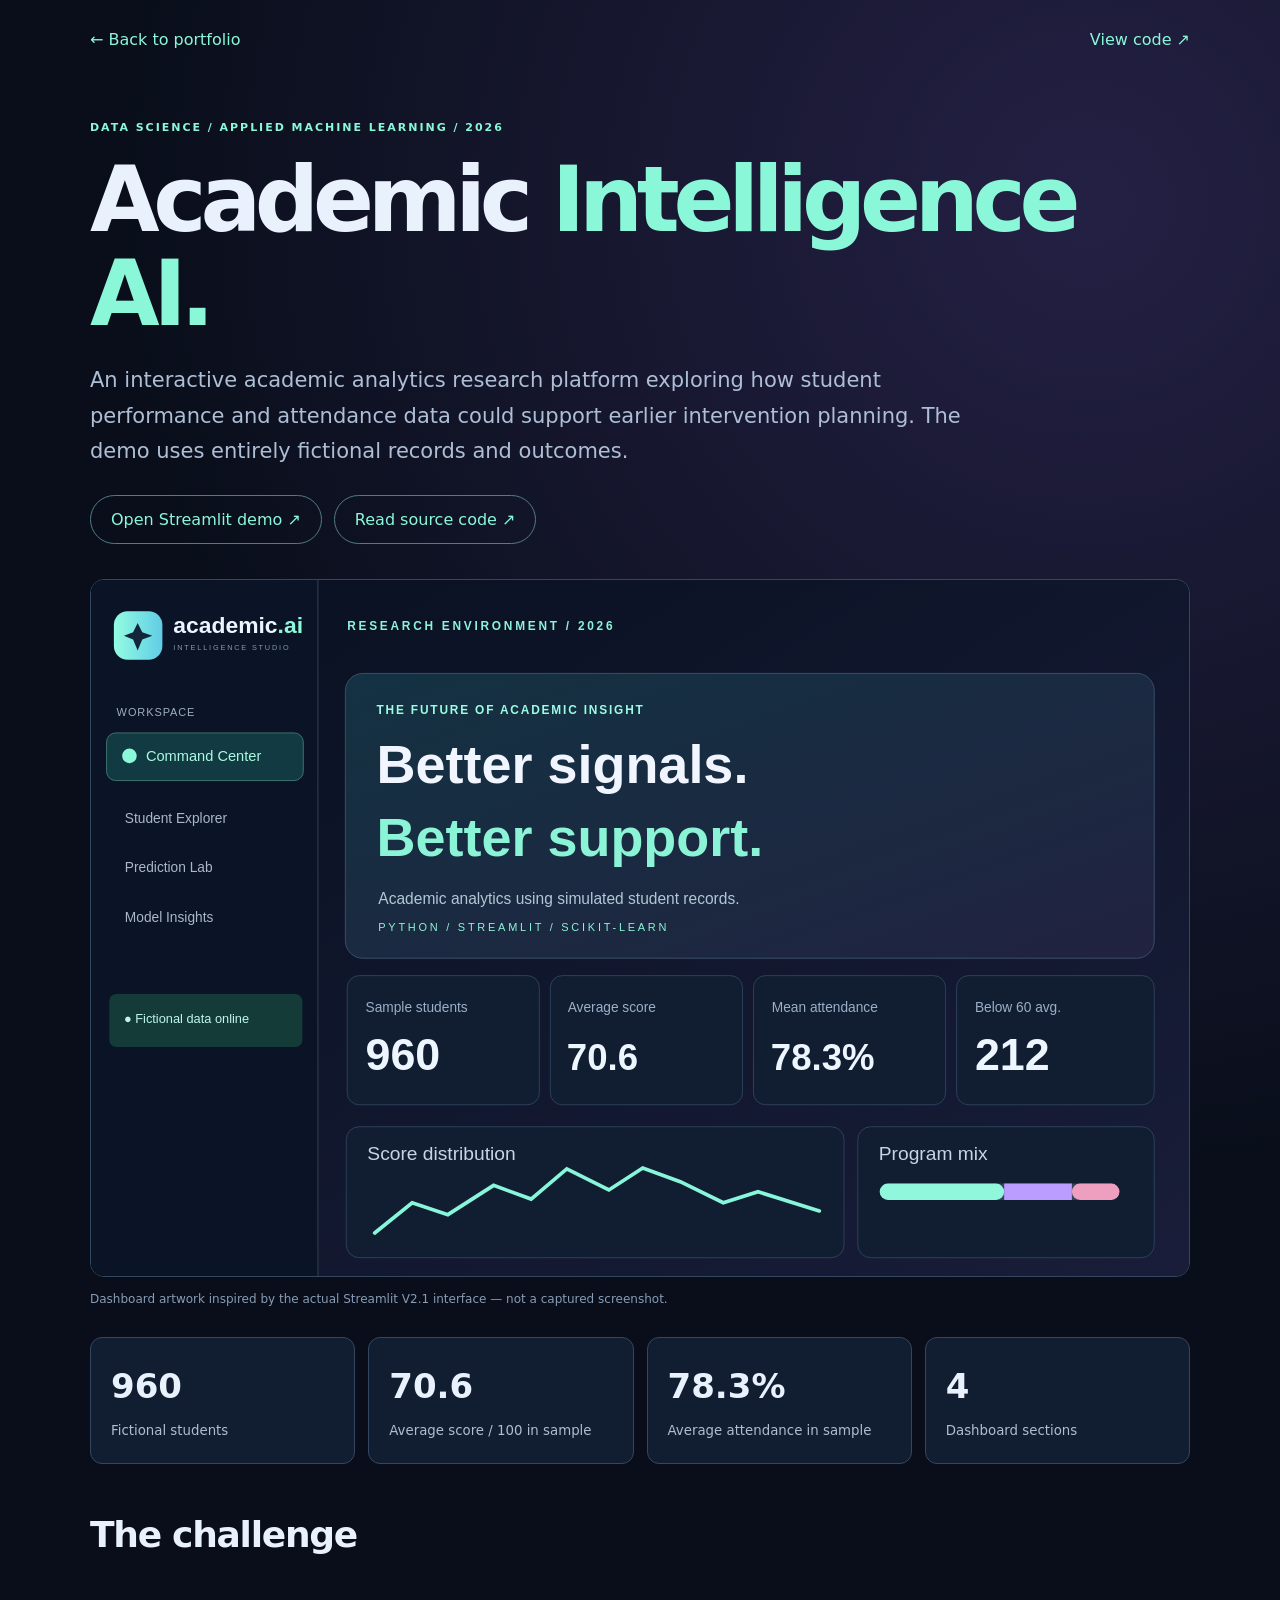
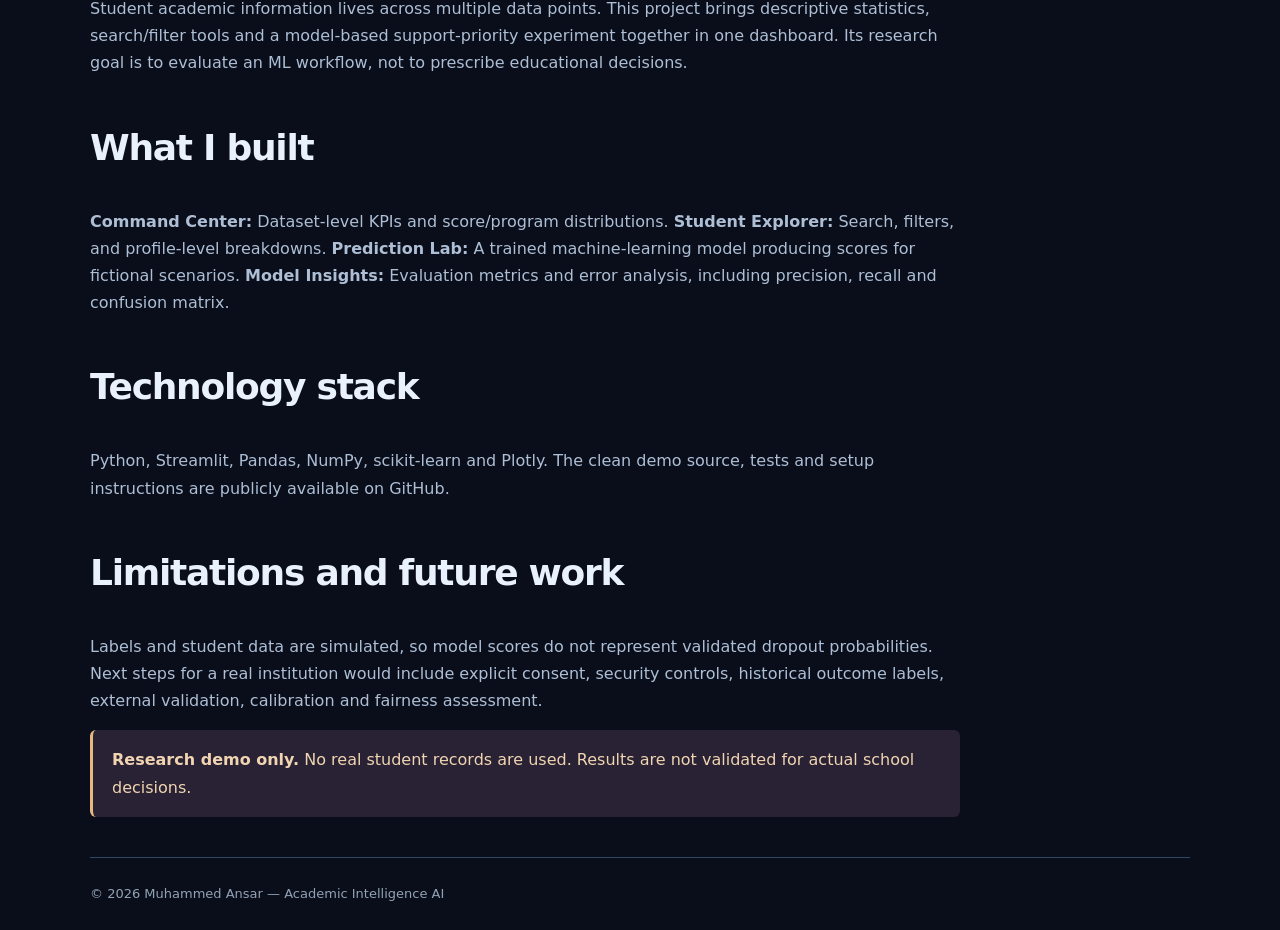
<file: projects/academic-intelligence.html>
<!doctype html><html lang="en"><head><meta charset="utf-8"><meta name="viewport" content="width=device-width,initial-scale=1"><meta name="color-scheme" content="dark"><meta name="description" content="Academic Intelligence AI, an interactive synthetic-data student analytics research project, built by Muhammed Ansar."><title>Academic Intelligence AI | Project Case Study</title>
<style>:root{--mint:#8bf7d9;--text:#e9f1fd;--muted:#adbed5;--line:#344761}*{box-sizing:border-box}body{background:radial-gradient(circle at 85% 8%,#242044,transparent 38%),#090e1a;color:var(--text);margin:0;font:16px/1.7 system-ui,-apple-system,Segoe UI,Arial,sans-serif}header,main,footer{width:min(1100px,calc(100% - 38px));margin:auto}header{display:flex;justify-content:space-between;gap:16px;padding:26px 0}a{color:var(--mint)}header a,.action{text-decoration:none}.eyebrow{color:var(--mint);font-size:11px;letter-spacing:.18em;font-weight:800;margin-top:40px}h1{font-size:clamp(48px,8vw,90px);line-height:1.05;letter-spacing:-.07em;margin:15px 0}h1 span{color:var(--mint)}.lede{max-width:880px;color:var(--muted);font-size:clamp(17px,2.2vw,21px)}.actions{display:flex;flex-wrap:wrap;gap:12px;margin:25px 0 35px}.action{border:1px solid #507d84;padding:10px 20px;border-radius:30px}.art{display:block;width:100%;height:auto;border:1px solid var(--line);border-radius:14px}.caption{font-size:12px;color:#879cb6}.stats{display:grid;grid-template-columns:repeat(4,minmax(0,1fr));gap:13px;margin:28px 0}.stats div{padding:20px;border:1px solid var(--line);border-radius:12px;background:#111e32}.stats strong{display:block;font-size:clamp(24px,4vw,34px)}.stats small{color:#aebdd0}.section{margin:40px 0;max-width:870px}h2{font-size:clamp(25px,3.7vw,36px);letter-spacing:-.035em}.section p{color:var(--muted)}.disclaimer{background:#282234;border-left:3px solid #e5b980;padding:16px 19px;border-radius:6px;color:#f1d4b1}footer{border-top:1px solid var(--line);color:#92a2b5;padding:25px 0;font-size:13px}@media(max-width:650px){.stats{grid-template-columns:repeat(2,minmax(0,1fr))}}</style></head>
<body><header><a href="../index.html#projects">← Back to portfolio</a><a href="https://github.com/xansar1/academic-intelligence-v2" target="_blank" rel="noopener noreferrer">View code ↗</a></header><main>
<p class="eyebrow">DATA SCIENCE / APPLIED MACHINE LEARNING / 2026</p><h1>Academic <span>Intelligence AI.</span></h1>
<p class="lede">An interactive academic analytics research platform exploring how student performance and attendance data could support earlier intervention planning. The demo uses entirely fictional records and outcomes.</p>
<div class="actions"><a class="action" href="https://academic-intelligence-v2-n3mkxgmalg2b5hzxywp3dc.streamlit.app/" target="_blank" rel="noopener noreferrer">Open Streamlit demo ↗</a><a class="action" href="https://github.com/xansar1/academic-intelligence-v2" target="_blank" rel="noopener noreferrer">Read source code ↗</a></div>
<img class="art" src="../assets/screenshots/academic_intelligence_v2.svg" alt="Illustrated Academic Intelligence V2 command center" width="1200" height="760"><p class="caption">Dashboard artwork inspired by the actual Streamlit V2.1 interface — not a captured screenshot.</p>
<div class="stats"><div><strong>960</strong><small>Fictional students</small></div><div><strong>70.6</strong><small>Average score / 100 in sample</small></div><div><strong>78.3%</strong><small>Average attendance in sample</small></div><div><strong>4</strong><small>Dashboard sections</small></div></div>
<section class="section"><h2>The challenge</h2><p>Student academic information lives across multiple data points. This project brings descriptive statistics, search/filter tools and a model-based support-priority experiment together in one dashboard. Its research goal is to evaluate an ML workflow, not to prescribe educational decisions.</p></section>
<section class="section"><h2>What I built</h2><p><strong>Command Center:</strong> Dataset-level KPIs and score/program distributions. <strong>Student Explorer:</strong> Search, filters, and profile-level breakdowns. <strong>Prediction Lab:</strong> A trained machine-learning model producing scores for fictional scenarios. <strong>Model Insights:</strong> Evaluation metrics and error analysis, including precision, recall and confusion matrix.</p></section>
<section class="section"><h2>Technology stack</h2><p>Python, Streamlit, Pandas, NumPy, scikit-learn and Plotly. The clean demo source, tests and setup instructions are publicly available on GitHub.</p></section>
<section class="section"><h2>Limitations and future work</h2><p>Labels and student data are simulated, so model scores do not represent validated dropout probabilities. Next steps for a real institution would include explicit consent, security controls, historical outcome labels, external validation, calibration and fairness assessment.</p><div class="disclaimer"><strong>Research demo only.</strong> No real student records are used. Results are not validated for actual school decisions.</div></section>
</main><footer>© 2026 Muhammed Ansar — Academic Intelligence AI</footer></body></html>
</file>
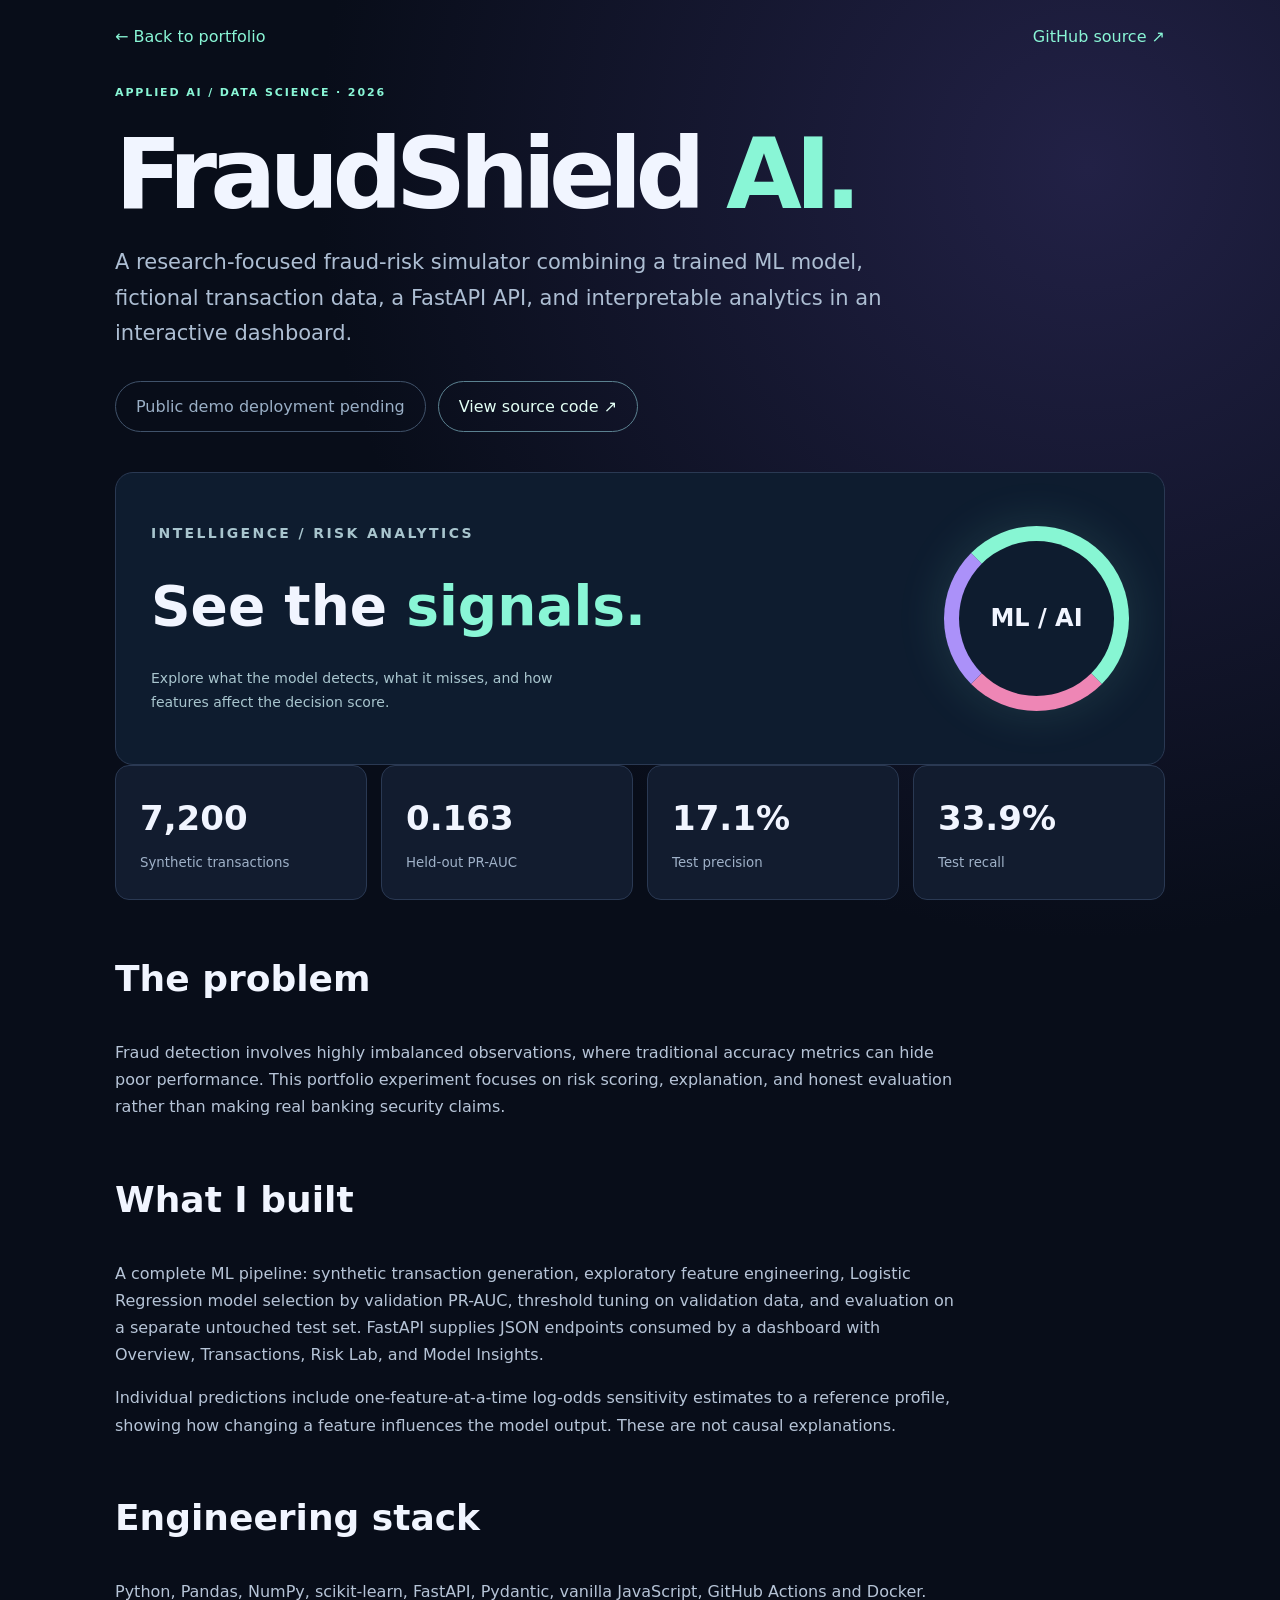
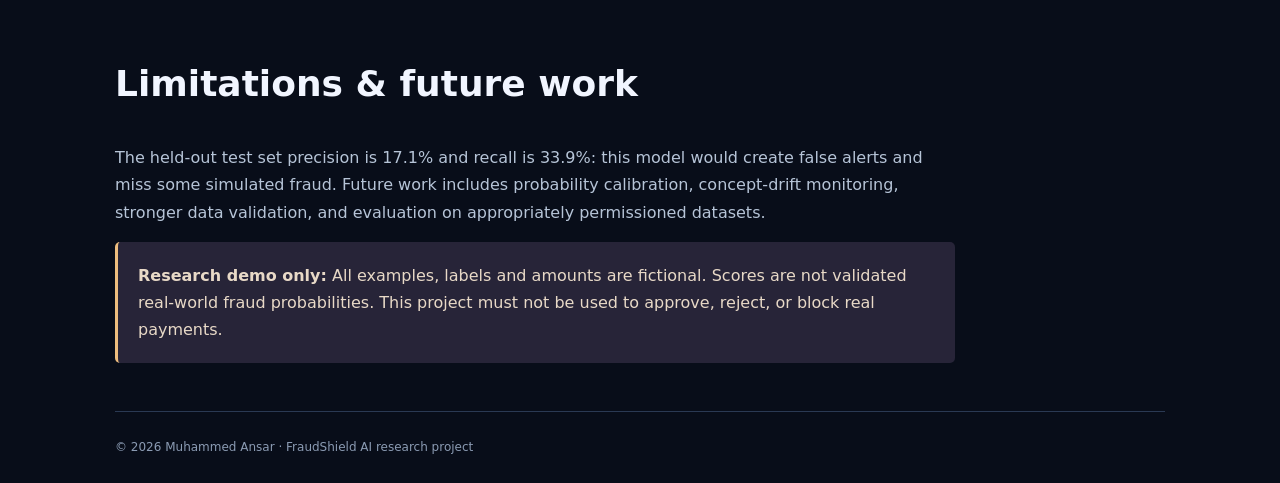
<file: projects/fraudshield.html>
<!doctype html>
<html lang="en"><head><meta charset="utf-8"><meta name="viewport" content="width=device-width,initial-scale=1"><meta name="color-scheme" content="dark"><meta name="description" content="FraudShield AI: transparent machine learning on fictional transaction data, built by Muhammed Ansar."><title>FraudShield AI — Case Study | Muhammed Ansar</title><style>
:root{color-scheme:dark;--mint:#89f6d6;--line:#2a3953}*{box-sizing:border-box}body{margin:0;background:radial-gradient(circle at 85% 8%,#222146,transparent 35%),#080d19;color:#f1f5ff;font-family:system-ui,-apple-system,'Segoe UI',sans-serif;line-height:1.7}header,main,footer{width:min(1050px,calc(100% - 38px));margin:auto}header{display:flex;align-items:center;justify-content:space-between;padding:23px 0;gap:15px}a{color:var(--mint)}header a,.btn{text-decoration:none}.eyebrow{font-size:11px;letter-spacing:.17em;color:var(--mint);font-weight:700}h1{font-size:clamp(48px,10vw,98px);line-height:1;letter-spacing:-.07em;margin:22px 0}h1 em{color:var(--mint);font-style:normal}.lede{font-size:clamp(17px,2.3vw,21px);color:#adbed3;max-width:790px}.actions{display:flex;gap:12px;flex-wrap:wrap;margin:29px 0 40px}.btn{padding:11px 20px;border:1px solid #5b8190;border-radius:30px;color:#e3fff5}.muted{color:#9aafc6;border-color:#40526a}.stats{display:grid;grid-template-columns:repeat(4,minmax(0,1fr));gap:14px}.stats div{padding:24px;border:1px solid var(--line);border-radius:14px;background:#121c2f}.stats strong{display:block;font-size:clamp(23px,4vw,34px)}.stats small{color:#9fb1c8}section{max-width:840px;margin:48px 0}section p,li{color:#b6c4d7}h2{font-size:clamp(25px,4vw,36px)}.visual{background:#0e1c2f;border:1px solid var(--line);border-radius:18px;padding:35px;display:flex;align-items:center;justify-content:space-between;gap:30px}.visual h2{font-size:clamp(32px,6vw,55px);margin:0}.visual h2 span{color:var(--mint)}.visual p{font-size:14px;max-width:410px;color:#a8c5ce}.rings{width:185px;height:185px;flex:none;border:15px solid #87f6d3;border-left-color:#ab91f9;border-bottom-color:#ee86b5;border-radius:50%;box-shadow:0 0 50px #89f6d622;display:grid;place-items:center;font-size:24px;font-weight:700}.notice{background:#272438;border-left:3px solid #eebd7e;padding:20px;color:#e8d9c7;border-radius:5px}footer{padding:25px 0;color:#8b9bb3;border-top:1px solid var(--line);font-size:12px}@media(max-width:720px){.stats{grid-template-columns:repeat(2,1fr)}.visual{flex-wrap:wrap;padding:24px}.rings{width:145px;height:145px}}</style></head>
<body><header><a href="../index.html#projects">← Back to portfolio</a><a href="https://github.com/xansar1/fraudshield-ai" target="_blank" rel="noopener noreferrer">GitHub source ↗</a></header>
<main><p class="eyebrow">APPLIED AI / DATA SCIENCE · 2026</p><h1>FraudShield <em>AI.</em></h1><p class="lede">A research-focused fraud-risk simulator combining a trained ML model, fictional transaction data, a FastAPI API, and interpretable analytics in an interactive dashboard.</p>
<div class="actions"><span class="btn muted">Public demo deployment pending</span><a class="btn" href="https://github.com/xansar1/fraudshield-ai" target="_blank" rel="noopener noreferrer">View source code ↗</a></div>
<div class="visual"><div><p class="eyebrow">INTELLIGENCE / RISK ANALYTICS</p><h2>See the <span>signals.</span></h2><p>Explore what the model detects, what it misses, and how features affect the decision score.</p></div><div class="rings">ML / AI</div></div>
<div class="stats"><div><strong>7,200</strong><small>Synthetic transactions</small></div><div><strong>0.163</strong><small>Held-out PR-AUC</small></div><div><strong>17.1%</strong><small>Test precision</small></div><div><strong>33.9%</strong><small>Test recall</small></div></div>
<section><h2>The problem</h2><p>Fraud detection involves highly imbalanced observations, where traditional accuracy metrics can hide poor performance. This portfolio experiment focuses on risk scoring, explanation, and honest evaluation rather than making real banking security claims.</p></section>
<section><h2>What I built</h2><p>A complete ML pipeline: synthetic transaction generation, exploratory feature engineering, Logistic Regression model selection by validation PR-AUC, threshold tuning on validation data, and evaluation on a separate untouched test set. FastAPI supplies JSON endpoints consumed by a dashboard with Overview, Transactions, Risk Lab, and Model Insights.</p><p>Individual predictions include one-feature-at-a-time log-odds sensitivity estimates to a reference profile, showing how changing a feature influences the model output. These are not causal explanations.</p></section>
<section><h2>Engineering stack</h2><p>Python, Pandas, NumPy, scikit-learn, FastAPI, Pydantic, vanilla JavaScript, GitHub Actions and Docker.</p></section>
<section><h2>Limitations & future work</h2><p>The held-out test set precision is 17.1% and recall is 33.9%: this model would create false alerts and miss some simulated fraud. Future work includes probability calibration, concept-drift monitoring, stronger data validation, and evaluation on appropriately permissioned datasets.</p><p class="notice"><strong>Research demo only:</strong> All examples, labels and amounts are fictional. Scores are not validated real-world fraud probabilities. This project must not be used to approve, reject, or block real payments.</p></section>
</main><footer>© 2026 Muhammed Ansar · FraudShield AI research project</footer></body></html>
</file>
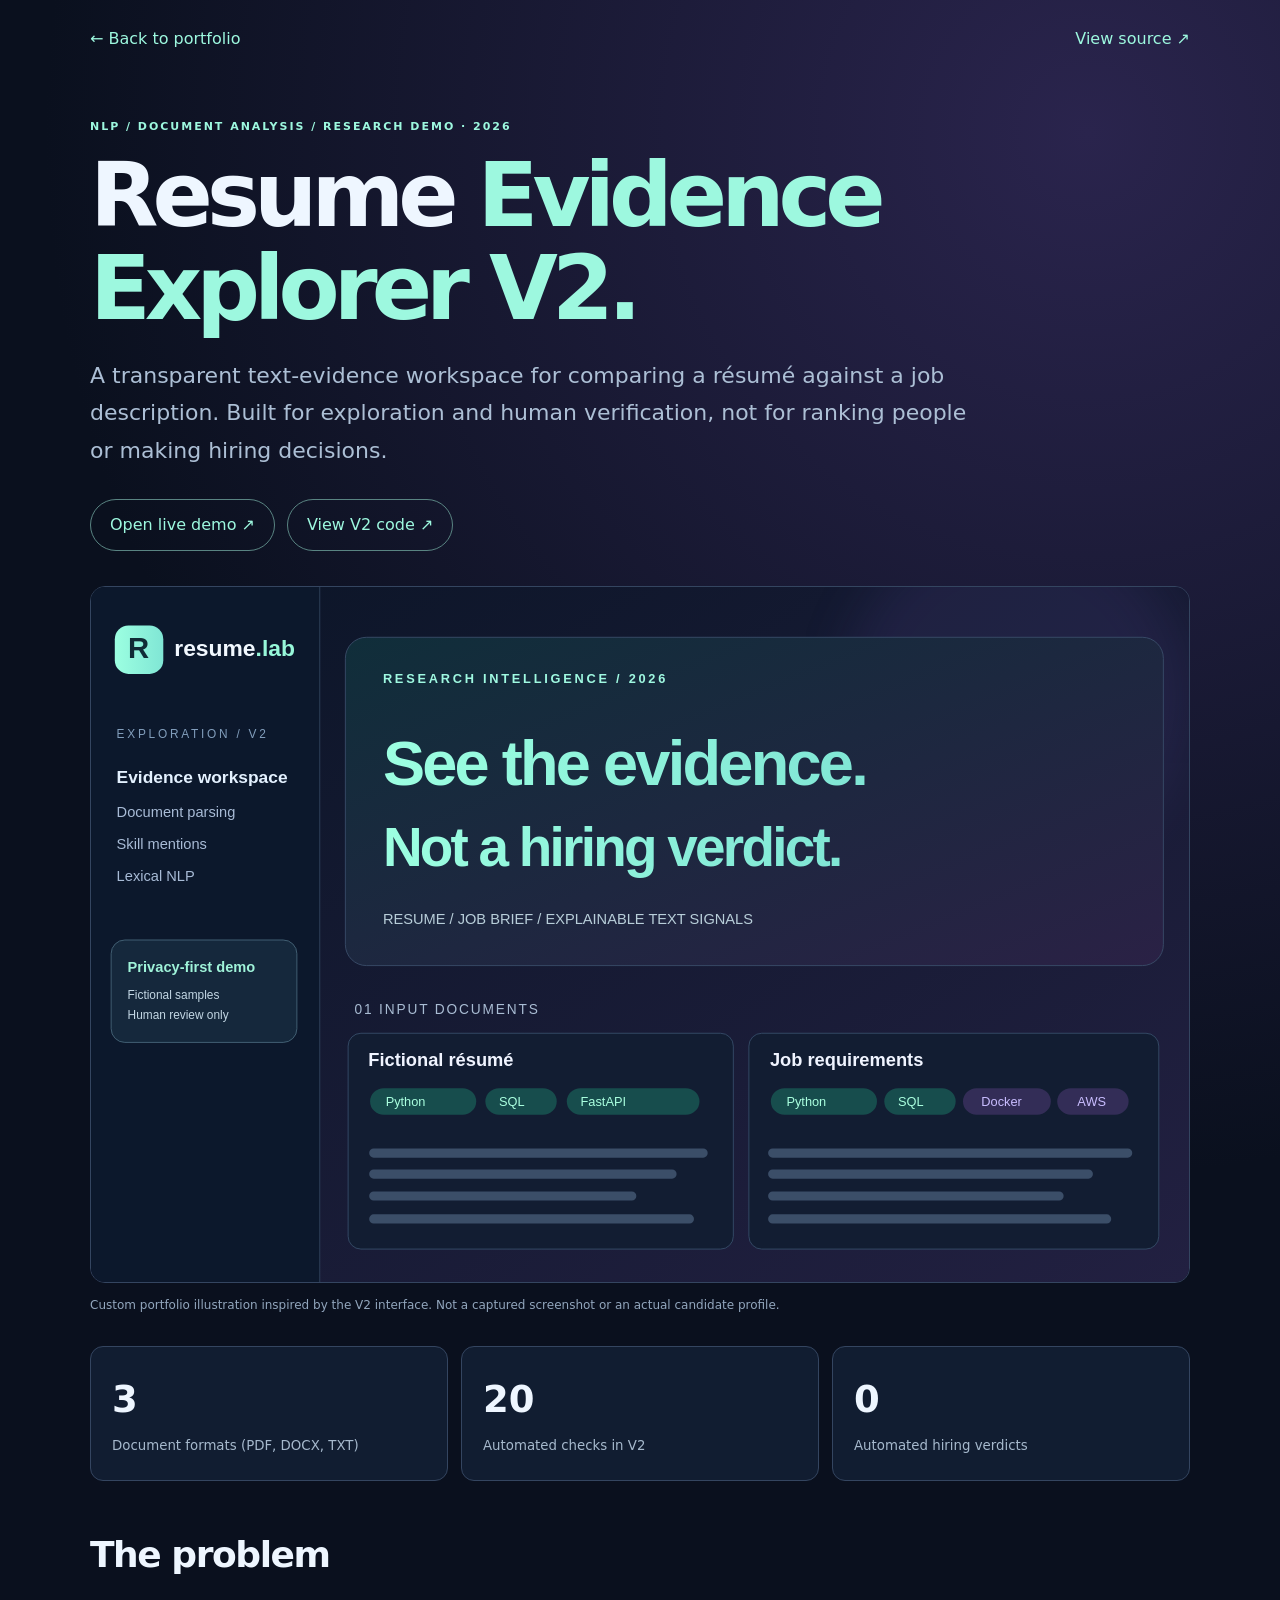
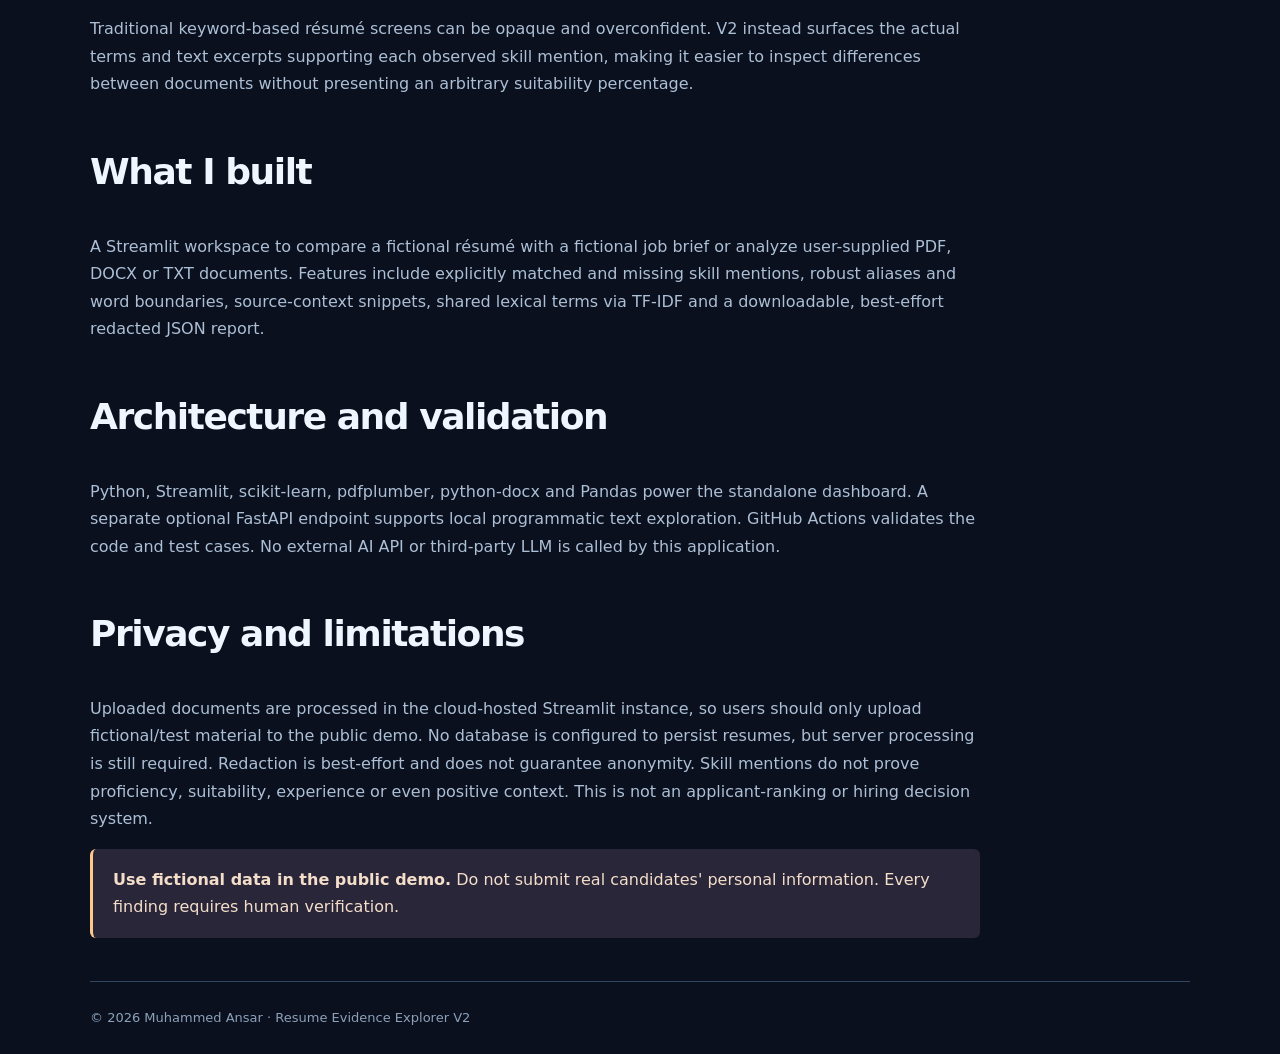
<file: projects/resume-evidence.html>
<!doctype html><html lang="en"><head><meta charset="utf-8"><meta name="viewport" content="width=device-width, initial-scale=1"><meta name="color-scheme" content="dark"><meta name="description" content="Resume Evidence Explorer V2: privacy-conscious document parsing, skill-evidence comparison and lexical NLP research demo, developed by Muhammed Ansar."><title>Resume Evidence Explorer V2 | Project Case Study</title>
<style>:root{--mint:#9df8df;--muted:#acbfd5;--line:#344560}*{box-sizing:border-box}html{scroll-behavior:smooth}body{margin:0;background:radial-gradient(circle at 85% 5%,#2a244d,transparent 38%),#0a101e;color:#eef6ff;font:16px/1.72 system-ui,-apple-system,'Segoe UI',Arial,sans-serif}header,main,footer{width:min(1100px,calc(100% - 38px));margin:auto}header{padding:25px 0;display:flex;justify-content:space-between;gap:20px;flex-wrap:wrap}a{color:var(--mint)}header a,.button{text-decoration:none}.eyebrow{font-size:11px;letter-spacing:.18em;font-weight:800;color:var(--mint);margin-top:40px}h1{font-size:clamp(48px,7.9vw,89px);line-height:1.04;letter-spacing:-.067em;margin:13px 0}h1 span{color:var(--mint)}.lede{font-size:clamp(17px,2vw,22px);color:var(--muted);max-width:880px}.actions{display:flex;gap:12px;flex-wrap:wrap;margin:29px 0 35px}.button{padding:11px 19px;border:1px solid #598482;border-radius:29px}.visual{display:block;width:100%;height:auto;border:1px solid var(--line);border-radius:15px}.caption{color:#92a6bd;font-size:12px}.facts{display:grid;grid-template-columns:repeat(3,minmax(0,1fr));gap:13px;margin:30px 0}.facts div{padding:21px;background:#111d31;border:1px solid var(--line);border-radius:13px}.facts strong{display:block;font-size:clamp(23px,3.8vw,37px)}.facts small{color:#a6b9cd}.section{max-width:890px;margin:43px 0}.section h2{font-size:clamp(26px,4vw,36px);letter-spacing:-.04em}.section p,.section li{color:var(--muted)}.notice{border-left:3px solid #ffc88b;border-radius:6px;background:#29263a;color:#f4deca;padding:17px 20px}footer{border-top:1px solid var(--line);padding:25px 0;color:#8ca1b9;font-size:13px}@media(max-width:620px){.facts{grid-template-columns:1fr}}</style></head><body><header><a href="../index.html#projects">← Back to portfolio</a><a href="https://github.com/xansar1/Ai-resume-screening/tree/resume-evidence-v2-preview" target="_blank" rel="noopener noreferrer">View source ↗</a></header><main>
<p class="eyebrow">NLP / DOCUMENT ANALYSIS / RESEARCH DEMO · 2026</p><h1>Resume <span>Evidence Explorer V2.</span></h1><p class="lede">A transparent text-evidence workspace for comparing a résumé against a job description. Built for exploration and human verification, not for ranking people or making hiring decisions.</p>
<div class="actions"><a class="button" href="https://ai-resume-screening-hc8bi2sopuria8wjp5wzwx.streamlit.app/" target="_blank" rel="noopener noreferrer">Open live demo ↗</a><a class="button" href="https://github.com/xansar1/Ai-resume-screening/tree/resume-evidence-v2-preview" target="_blank" rel="noopener noreferrer">View V2 code ↗</a></div>
<img class="visual" src="../assets/screenshots/resume_evidence_v2.svg" alt="Stylized resume comparison interface with matched and job-only skills" width="1200" height="760"/><p class="caption">Custom portfolio illustration inspired by the V2 interface. Not a captured screenshot or an actual candidate profile.</p>
<div class="facts"><div><strong>3</strong><small>Document formats (PDF, DOCX, TXT)</small></div><div><strong>20</strong><small>Automated checks in V2</small></div><div><strong>0</strong><small>Automated hiring verdicts</small></div></div>
<section class="section"><h2>The problem</h2><p>Traditional keyword-based résumé screens can be opaque and overconfident. V2 instead surfaces the actual terms and text excerpts supporting each observed skill mention, making it easier to inspect differences between documents without presenting an arbitrary suitability percentage.</p></section>
<section class="section"><h2>What I built</h2><p>A Streamlit workspace to compare a fictional résumé with a fictional job brief or analyze user-supplied PDF, DOCX or TXT documents. Features include explicitly matched and missing skill mentions, robust aliases and word boundaries, source-context snippets, shared lexical terms via TF-IDF and a downloadable, best-effort redacted JSON report.</p></section>
<section class="section"><h2>Architecture and validation</h2><p>Python, Streamlit, scikit-learn, pdfplumber, python-docx and Pandas power the standalone dashboard. A separate optional FastAPI endpoint supports local programmatic text exploration. GitHub Actions validates the code and test cases. No external AI API or third-party LLM is called by this application.</p></section>
<section class="section"><h2>Privacy and limitations</h2><p>Uploaded documents are processed in the cloud-hosted Streamlit instance, so users should only upload fictional/test material to the public demo. No database is configured to persist resumes, but server processing is still required. Redaction is best-effort and does not guarantee anonymity. Skill mentions do not prove proficiency, suitability, experience or even positive context. This is not an applicant-ranking or hiring decision system.</p>
<div class="notice"><strong>Use fictional data in the public demo.</strong> Do not submit real candidates' personal information. Every finding requires human verification.</div></section></main><footer>© 2026 Muhammed Ansar · Resume Evidence Explorer V2</footer></body></html>
</file>
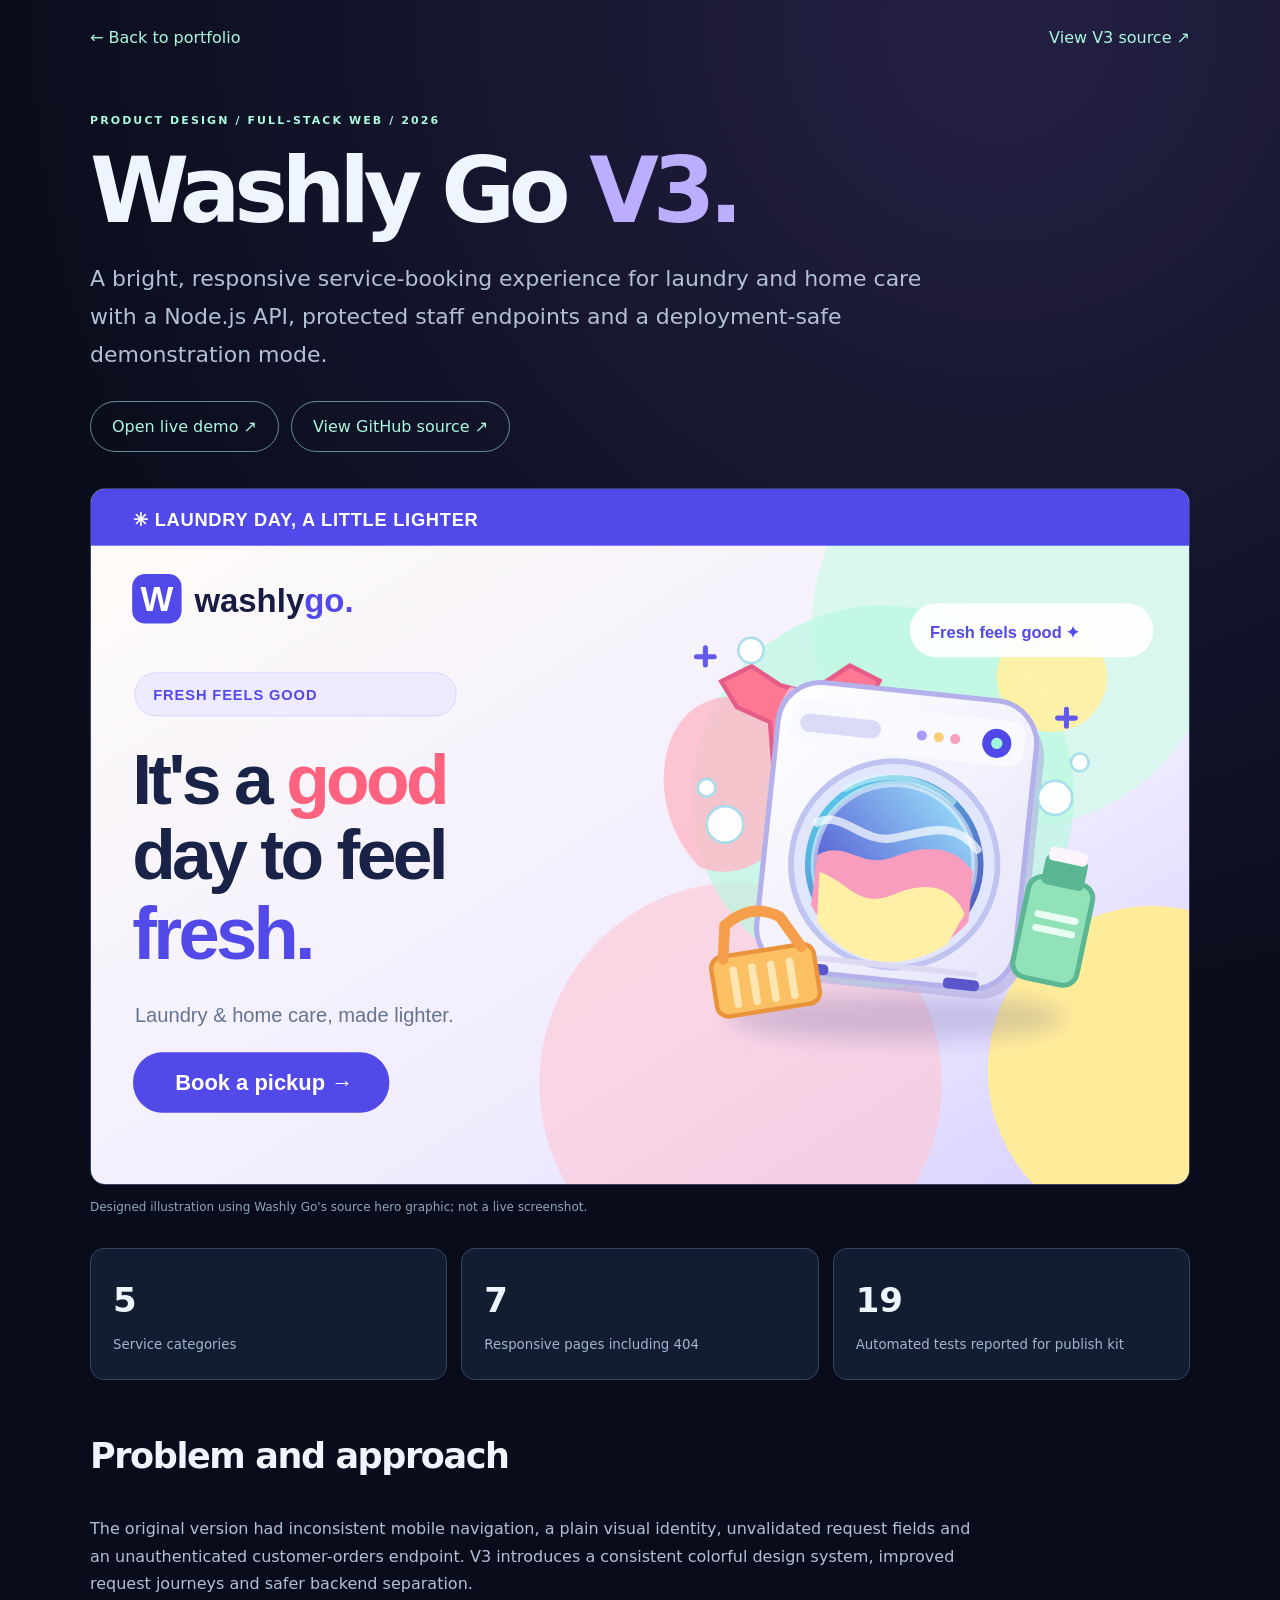
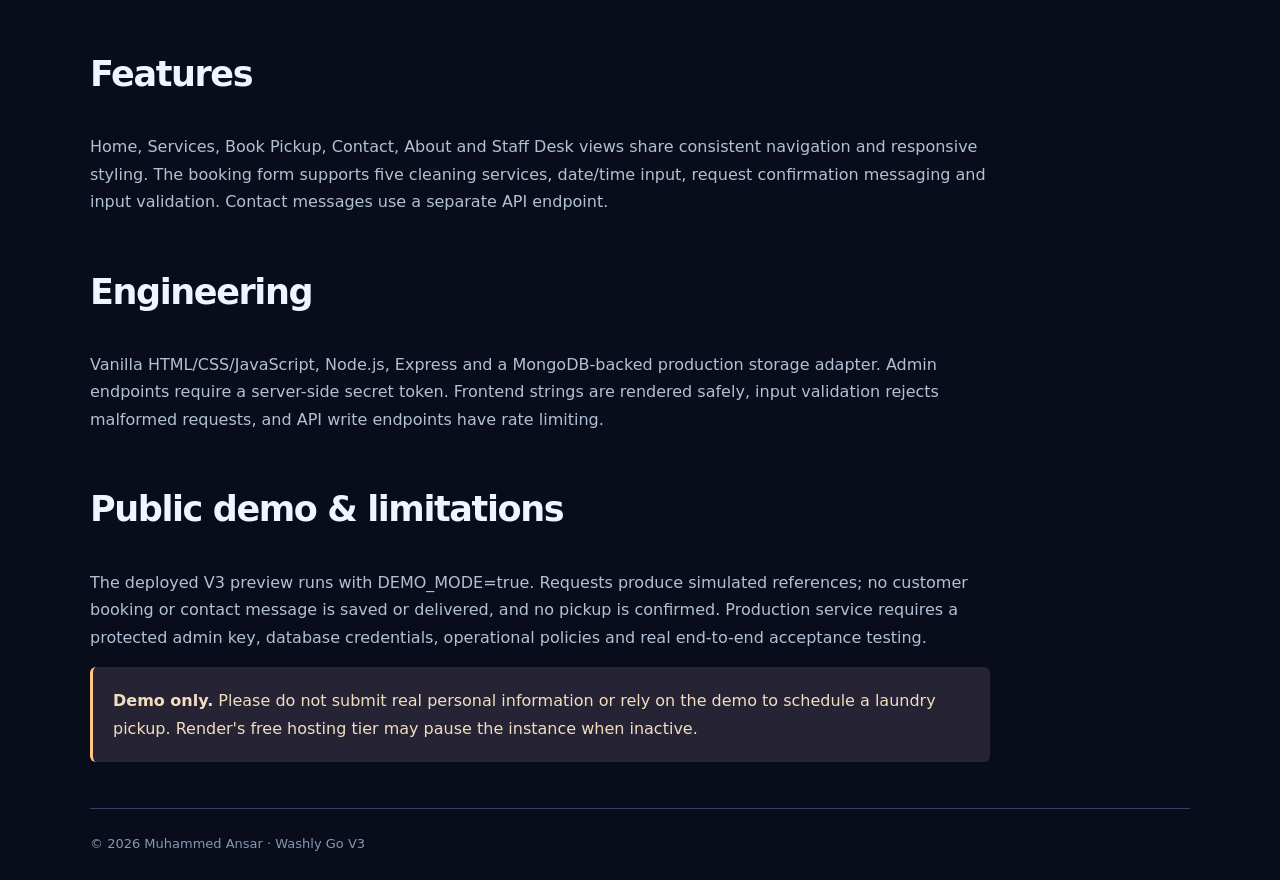
<file: projects/washly-go.html>
<!doctype html><html lang="en"><head><meta charset="utf-8"><meta name="viewport" content="width=device-width,initial-scale=1"><meta name="color-scheme" content="dark"><meta name="description" content="Washly Go V3 Colorburst: responsive laundry and home care service booking experience with Express backend and secure demo workflows."><title>Washly Go V3 — Case Study | Muhammed Ansar</title>
<style>:root{--mint:#abf8dd;--muted:#b2c0d5;--line:#354462}*{box-sizing:border-box}body{margin:0;color:#eff5ff;background:radial-gradient(circle at 78% 1%,#242044,transparent 38%),#090d1b;font:16px/1.72 system-ui,-apple-system,'Segoe UI',Arial,sans-serif}header,main,footer{width:min(1100px,calc(100% - 38px));margin:auto}header{display:flex;justify-content:space-between;gap:15px;flex-wrap:wrap;padding:24px 0}a{color:var(--mint)}header a,.button{text-decoration:none}.eyebrow{font-size:11px;letter-spacing:.19em;font-weight:800;color:var(--mint);margin-top:36px}h1{font-size:clamp(50px,8.5vw,90px);line-height:1.04;letter-spacing:-.07em;margin:14px 0}h1 span{color:#bdadff}.lede{max-width:840px;font-size:clamp(17px,2vw,22px);color:var(--muted)}.actions{display:flex;gap:12px;flex-wrap:wrap;margin:27px 0 36px}.button{padding:11px 21px;border:1px solid #658b92;border-radius:28px}.visual{width:100%;height:auto;display:block;border-radius:15px;border:1px solid var(--line)}.caption{font-size:12px;color:#90a4bb}.metrics{display:grid;grid-template-columns:repeat(3,minmax(0,1fr));gap:14px;margin:30px 0}.metrics div{padding:22px;background:#121d31;border:1px solid var(--line);border-radius:14px}.metrics strong{display:block;font-size:clamp(22px,4vw,34px)}.metrics small{color:#a1b5cf}.section{margin:46px 0;max-width:900px}.section h2{font-size:clamp(25px,4vw,35px);letter-spacing:-.04em}.section p,.section li{color:var(--muted)}.notice{padding:20px;background:#252334;border-left:3px solid #ffc784;color:#f3ddbf;border-radius:6px}footer{border-top:1px solid var(--line);padding:24px 0;color:#8498b0;font-size:13px}@media(max-width:650px){.metrics{grid-template-columns:1fr}}</style></head>
<body><header><a href="../index.html#projects">← Back to portfolio</a><a href="https://github.com/xansar1/washly-go/tree/washly-v3-colorburst-preview" target="_blank" rel="noopener noreferrer">View V3 source ↗</a></header><main>
<p class="eyebrow">PRODUCT DESIGN / FULL-STACK WEB / 2026</p><h1>Washly Go <span>V3.</span></h1><p class="lede">A bright, responsive service-booking experience for laundry and home care with a Node.js API, protected staff endpoints and a deployment-safe demonstration mode.</p>
<div class="actions"><a class="button" href="https://washly-go-v3-demo.onrender.com/" target="_blank" rel="noopener noreferrer">Open live demo ↗</a><a class="button" href="https://github.com/xansar1/washly-go/tree/washly-v3-colorburst-preview" target="_blank" rel="noopener noreferrer">View GitHub source ↗</a></div>
<img class="visual" src="../assets/screenshots/washly_v3_feature.svg" alt="Colorful Washly Go V3 portfolio illustration" width="1200" height="760"><p class="caption">Designed illustration using Washly Go's source hero graphic; not a live screenshot.</p>
<div class="metrics"><div><strong>5</strong><small>Service categories</small></div><div><strong>7</strong><small>Responsive pages including 404</small></div><div><strong>19</strong><small>Automated tests reported for publish kit</small></div></div>
<section class="section"><h2>Problem and approach</h2><p>The original version had inconsistent mobile navigation, a plain visual identity, unvalidated request fields and an unauthenticated customer-orders endpoint. V3 introduces a consistent colorful design system, improved request journeys and safer backend separation.</p></section>
<section class="section"><h2>Features</h2><p>Home, Services, Book Pickup, Contact, About and Staff Desk views share consistent navigation and responsive styling. The booking form supports five cleaning services, date/time input, request confirmation messaging and input validation. Contact messages use a separate API endpoint.</p></section>
<section class="section"><h2>Engineering</h2><p>Vanilla HTML/CSS/JavaScript, Node.js, Express and a MongoDB-backed production storage adapter. Admin endpoints require a server-side secret token. Frontend strings are rendered safely, input validation rejects malformed requests, and API write endpoints have rate limiting.</p></section>
<section class="section"><h2>Public demo &amp; limitations</h2><p>The deployed V3 preview runs with DEMO_MODE=true. Requests produce simulated references; no customer booking or contact message is saved or delivered, and no pickup is confirmed. Production service requires a protected admin key, database credentials, operational policies and real end-to-end acceptance testing.</p>
<div class="notice"><strong>Demo only.</strong> Please do not submit real personal information or rely on the demo to schedule a laundry pickup. Render's free hosting tier may pause the instance when inactive.</div></section>
</main><footer>© 2026 Muhammed Ansar · Washly Go V3</footer></body></html>
</file>
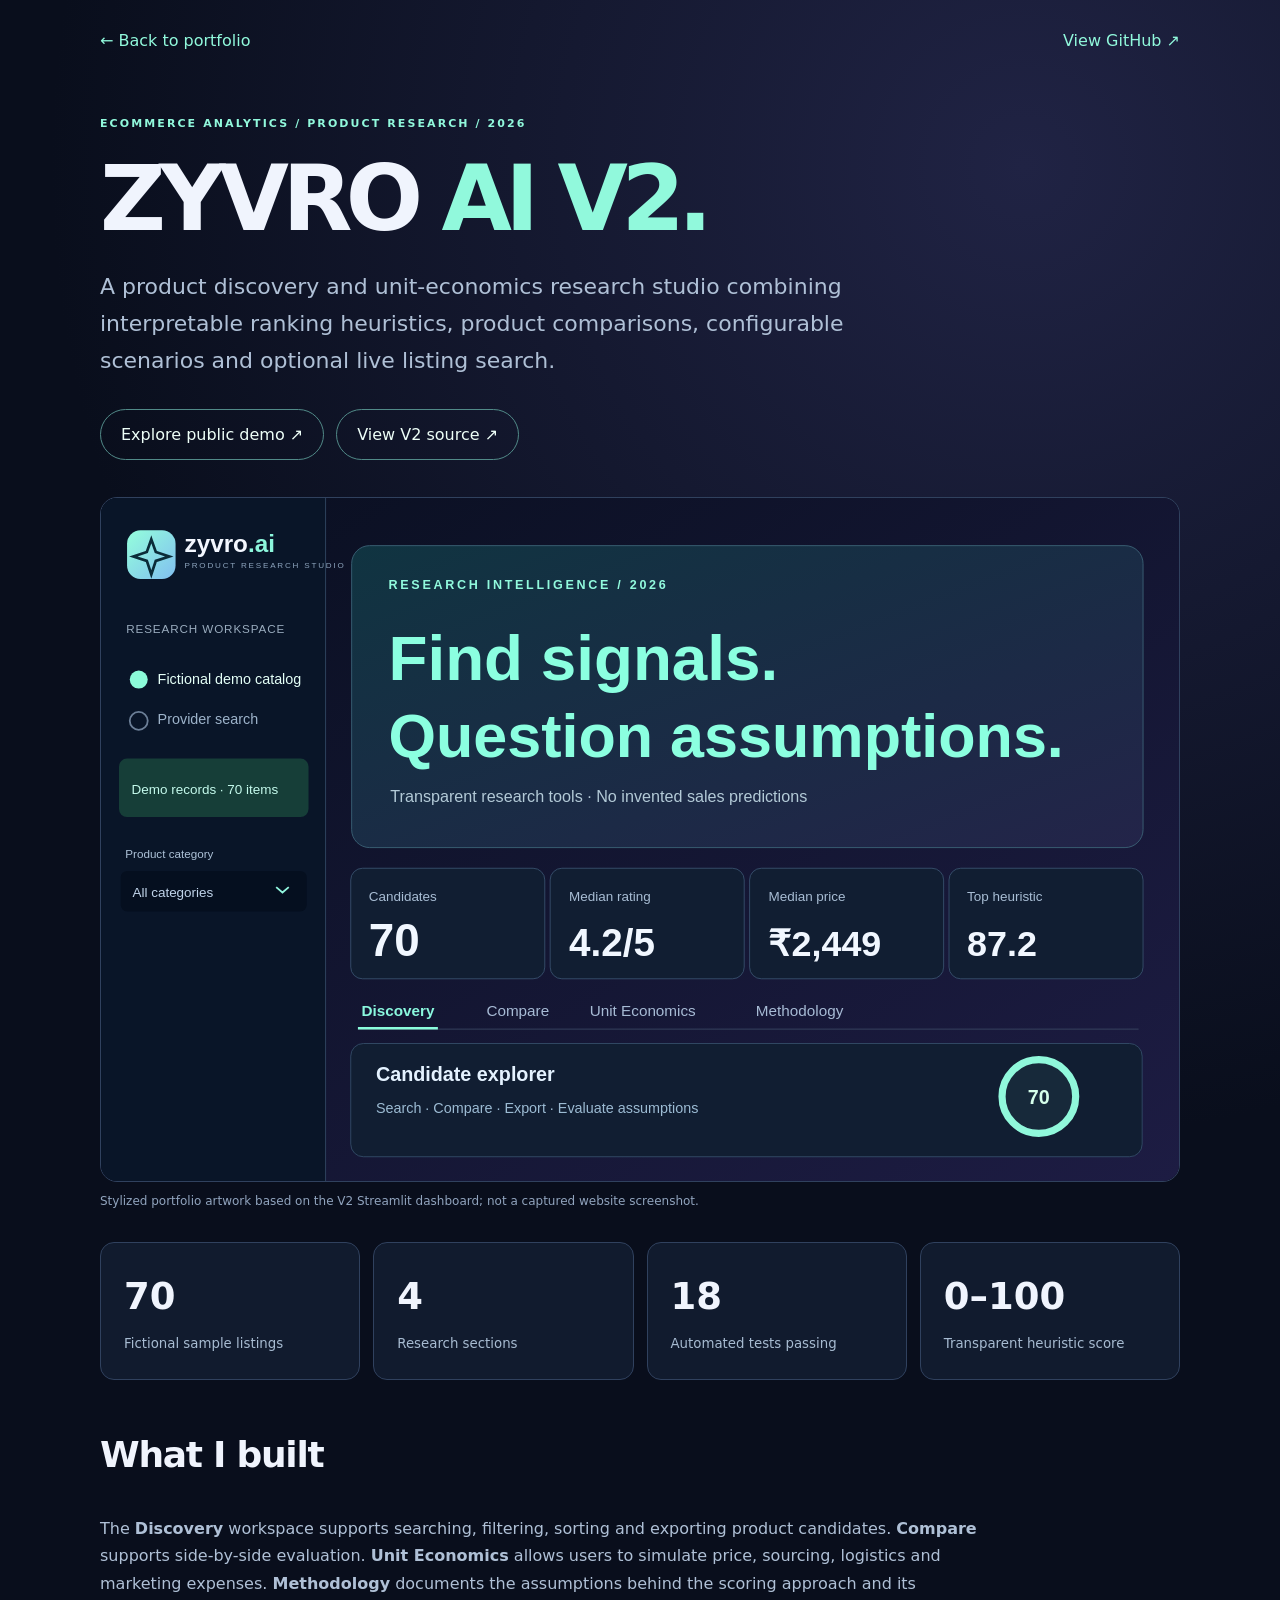
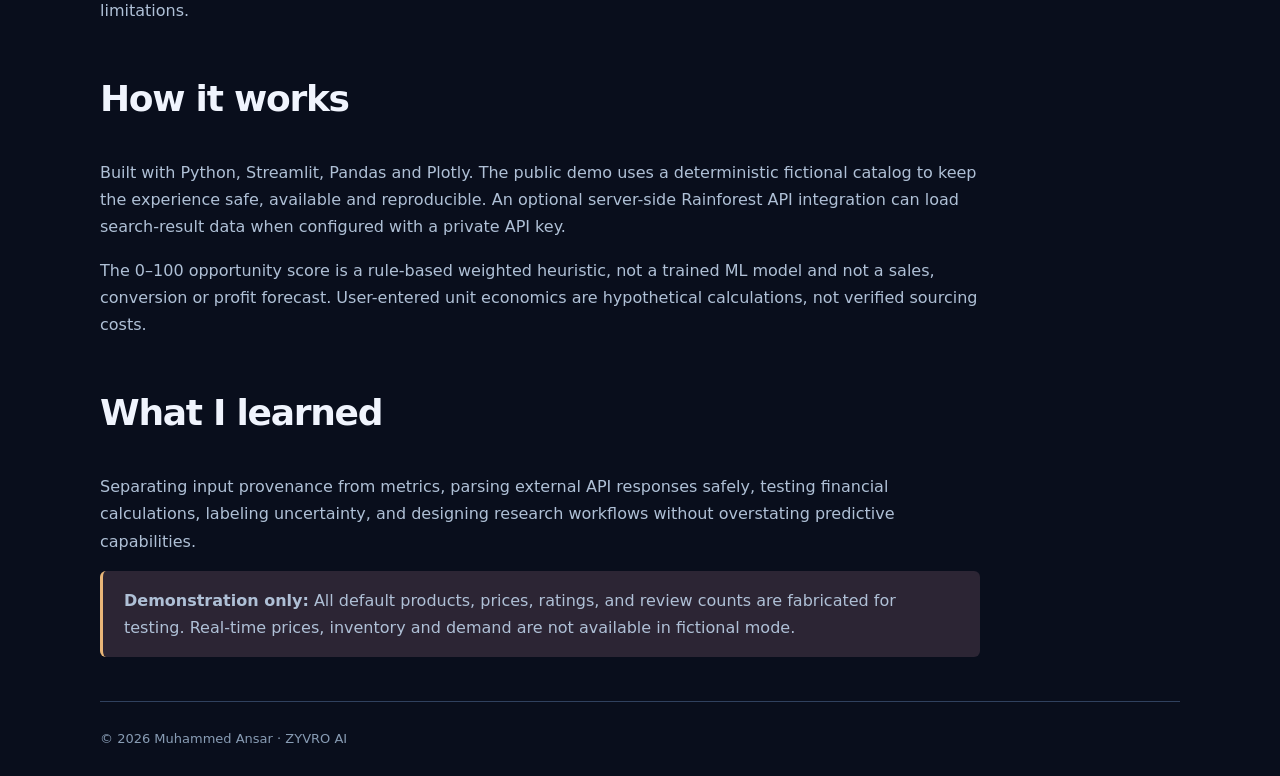
<file: projects/zyvro-ai.html>
<!doctype html><html lang="en"><head><meta charset="utf-8"><meta name="viewport" content="width=device-width,initial-scale=1"><meta name="color-scheme" content="dark"><meta name="description" content="ZYVRO AI V2: transparent product research studio, fictional demonstration catalog and optional Rainforest provider results."><title>ZYVRO AI — Case Study | Muhammed Ansar</title><style>:root{--mint:#91f9dc;--line:#30415e;--muted:#afc0d6}*{box-sizing:border-box}html{scroll-behavior:smooth}body{margin:0;background:radial-gradient(circle at 80% 7%,#202344,transparent 40%),#090e1c;color:#f0f4fd;font:16px/1.7 system-ui,-apple-system,Segoe UI,Arial,sans-serif}header,main,footer{width:min(1080px,calc(100% - 38px));margin:auto}header{display:flex;align-items:center;justify-content:space-between;gap:18px;padding:27px 0}a{color:var(--mint)}header a,.btn{text-decoration:none}.eyebrow{font-size:11px;font-weight:750;letter-spacing:.19em;color:var(--mint);margin-top:34px}h1{font-size:clamp(47px,8vw,91px);line-height:1.03;letter-spacing:-.073em;margin:18px 0}h1 span{color:var(--mint)}.lede{font-size:clamp(17px,2.1vw,22px);max-width:855px;color:var(--muted)}.actions{display:flex;gap:12px;flex-wrap:wrap;margin:29px 0 37px}.btn{display:inline-block;color:#eefff8;border:1px solid #518a88;border-radius:50px;padding:11px 20px}.btn:hover{background:#152c34}.graphic{display:block;width:100%;height:auto;border:1px solid var(--line);border-radius:17px}.caption{color:#91a4be;font-size:12px;margin:9px 0 31px}.stats{display:grid;grid-template-columns:repeat(4,minmax(0,1fr));gap:13px}.stats>div{border:1px solid var(--line);border-radius:14px;padding:23px;background:#111b2e}.stats strong{display:block;font-size:clamp(25px,4vw,37px)}.stats small{color:#a7bbd1}.section{max-width:880px;margin:44px 0}h2{font-size:clamp(25px,4vw,36px);letter-spacing:-.035em}.section p,.section li{color:var(--muted)}.notice{border-left:3px solid #e9b678;background:#2c2534;padding:16px 21px;border-radius:6px;color:#f2d8bf}footer{padding:26px 0;border-top:1px solid var(--line);color:#889cb4;font-size:13px}@media(max-width:650px){.stats{grid-template-columns:repeat(2,1fr)}.stats>div{padding:15px}}</style></head><body><header><a href="../index.html#projects">← Back to portfolio</a><a href="https://github.com/xansar1/zyvro-product-finder/tree/zyvro-v2-safe-demo" target="_blank" rel="noopener noreferrer">View GitHub ↗</a></header><main><p class="eyebrow">ECOMMERCE ANALYTICS / PRODUCT RESEARCH / 2026</p><h1>ZYVRO <span>AI V2.</span></h1><p class="lede">A product discovery and unit-economics research studio combining interpretable ranking heuristics, product comparisons, configurable scenarios and optional live listing search.</p>
<div class="actions"><a class="btn" href="https://zyvro-appuct-finder-en6nr8fmraauy5xpyzjlx6.streamlit.app/" target="_blank" rel="noopener noreferrer">Explore public demo ↗</a><a class="btn" href="https://github.com/xansar1/zyvro-product-finder/tree/zyvro-v2-safe-demo" target="_blank" rel="noopener noreferrer">View V2 source ↗</a></div><img class="graphic" src="../assets/screenshots/zyvro_v2_research.svg" width="1200" height="760" alt="Designed illustration of ZYVRO AI V2's research interface"><p class="caption">Stylized portfolio artwork based on the V2 Streamlit dashboard; not a captured website screenshot.</p>
<div class="stats"><div><strong>70</strong><small>Fictional sample listings</small></div><div><strong>4</strong><small>Research sections</small></div><div><strong>18</strong><small>Automated tests passing</small></div><div><strong>0–100</strong><small>Transparent heuristic score</small></div></div>
<section class="section"><h2>What I built</h2><p>The <strong>Discovery</strong> workspace supports searching, filtering, sorting and exporting product candidates. <strong>Compare</strong> supports side-by-side evaluation. <strong>Unit Economics</strong> allows users to simulate price, sourcing, logistics and marketing expenses. <strong>Methodology</strong> documents the assumptions behind the scoring approach and its limitations.</p></section>
<section class="section"><h2>How it works</h2><p>Built with Python, Streamlit, Pandas and Plotly. The public demo uses a deterministic fictional catalog to keep the experience safe, available and reproducible. An optional server-side Rainforest API integration can load search-result data when configured with a private API key.</p><p>The 0–100 opportunity score is a rule-based weighted heuristic, not a trained ML model and not a sales, conversion or profit forecast. User-entered unit economics are hypothetical calculations, not verified sourcing costs.</p></section>
<section class="section"><h2>What I learned</h2><p>Separating input provenance from metrics, parsing external API responses safely, testing financial calculations, labeling uncertainty, and designing research workflows without overstating predictive capabilities.</p><p class="notice"><strong>Demonstration only:</strong> All default products, prices, ratings, and review counts are fabricated for testing. Real-time prices, inventory and demand are not available in fictional mode.</p></section>
</main><footer>© 2026 Muhammed Ansar · ZYVRO AI</footer></body></html>
</file>
<file: style.css>
:root{--bg:#070b16;--bg-alt:#0b101d;--panel:#101525;--surface:#12192a;--text:#f3f5fc;--muted:#8994aa;--line:rgba(190,205,248,.12);--violet:#a989ff;--mint:#a9f5dd;--cyan:#78d9ff;--max:1420px;--pad:clamp(22px,5.3vw,90px);--ease:cubic-bezier(.22,1,.36,1)}
*,*::before,*::after{box-sizing:border-box}
html{scroll-behavior:smooth;scroll-padding-top:94px}
body{margin:0;background:var(--bg);color:var(--text);font:400 16px/1.65 'DM Sans',Arial,sans-serif;overflow-x:hidden;-webkit-font-smoothing:antialiased}
button,a{font:inherit}
a{color:inherit;text-decoration:none}
a:focus-visible,button:focus-visible{outline:2px solid var(--mint);outline-offset:5px}
button{cursor:pointer}
img{max-width:100%;display:block}
::selection{background:var(--violet);color:#080b16}
.skip-link{position:absolute;left:15px;top:-90px;z-index:9999;padding:12px 18px;background:var(--mint);color:#071019}.skip-link:focus{top:15px}
.scroll-progress{position:fixed;inset:0 auto auto 0;height:3px;width:0;background:linear-gradient(90deg,var(--violet),var(--mint));z-index:220;pointer-events:none;box-shadow:0 0 15px #a989ff88}
.site-noise{position:fixed;z-index:1;inset:0;opacity:.027;pointer-events:none;background-image:url("data:image/svg+xml,%3Csvg viewBox='0 0 140 140' xmlns='http://www.w3.org/2000/svg'%3E%3Cfilter id='n'%3E%3CfeTurbulence type='fractalNoise' baseFrequency='.85' numOctaves='3' stitchTiles='stitch'/%3E%3C/filter%3E%3Crect width='100%25' height='100%25' filter='url(%23n)' opacity='.8'/%3E%3C/svg%3E")}
.ambient{position:absolute;pointer-events:none;filter:blur(85px);border-radius:50%;z-index:0}.ambient-one{width:590px;height:560px;right:-350px;top:330px;background:#522aa15c}.ambient-two{width:490px;height:500px;left:-390px;top:1580px;background:#15828c23}.cursor-glow{position:fixed;top:0;left:0;width:480px;height:480px;border-radius:50%;background:radial-gradient(circle,rgba(162,127,255,.095),transparent 70%);z-index:1;pointer-events:none;transform:translate(-999px,-999px);transition:opacity .35s;opacity:0}
.site-header{height:88px;padding:0 var(--pad);width:100%;position:fixed;top:0;left:0;right:0;z-index:150;display:flex;align-items:center;justify-content:space-between;border-bottom:1px solid transparent;transition:height .35s,background .35s,border-color .35s;gap:28px}
.site-header.is-scrolled{height:76px;background:#080c17df;backdrop-filter:blur(22px);-webkit-backdrop-filter:blur(22px);border-color:var(--line)}
.brand{display:flex;align-items:center;gap:18px;white-space:nowrap;position:relative;z-index:152}
.brand-symbol,.footer-brand{font:700 27px/1 'Space Grotesk',sans-serif;letter-spacing:-.085em;color:var(--text)}.brand-symbol span,.footer-brand span{color:var(--mint)}
.brand-divider{height:25px;width:1px;background:var(--line)}.brand-caption{font:700 9px/1.6 'Space Grotesk',sans-serif;letter-spacing:.2em;color:#b8c1d2}.brand-caption span{color:var(--violet)}
.site-nav{display:flex;align-items:center;gap:clamp(16px,2.7vw,45px);margin-left:auto}.site-nav a{position:relative;font-size:12px;font-weight:700;color:#b5bfd1;transition:color .25s;white-space:nowrap}.site-nav a:not(.nav-mobile-cta)::after{content:'';position:absolute;bottom:-9px;left:0;right:100%;height:1px;background:var(--mint);transition:right .35s var(--ease)}.site-nav a:hover,.site-nav a.active{color:#fff}.site-nav a:hover::after,.site-nav a.active::after{right:0}.site-nav .nav-mobile-cta{display:none}
.header-cta{padding:10px 17px;font-size:11px;font-weight:700;border:1px solid #d6e5fc66;border-radius:999px;white-space:nowrap;transition:background .25s,border .25s}.header-cta span{margin-left:14px;color:var(--mint)}.header-cta:hover{background:#f3f5fc;color:#080c16}.header-cta:hover span{color:#361776}
.menu-toggle{display:none;width:44px;height:44px;border:1px solid var(--line);border-radius:12px;align-items:center;justify-content:center;flex-direction:column;gap:6px;background:#151c2d;position:relative;z-index:160}.menu-toggle span{height:2px;width:19px;background:#fff;transition:transform .3s,opacity .3s}
main,.site-footer{position:relative;z-index:2}
.hero{position:relative;max-width:1920px;min-height:min(950px,100svh);margin:0 auto;padding:clamp(135px,12vh,188px) var(--pad) 70px;display:grid;grid-template-columns:minmax(0,1.04fr) minmax(0,.96fr);align-items:center;isolation:isolate;gap:0}
.hero-grid{position:absolute;inset:0;z-index:-1;opacity:.4;background-image:linear-gradient(to right,rgba(111,135,195,.07) 1px,transparent 1px),linear-gradient(to bottom,rgba(111,135,195,.07) 1px,transparent 1px);background-size:100px 100px;mask-image:linear-gradient(to bottom,black 10%,transparent 100%)}
.hero-left{position:relative;z-index:3;max-width:770px;pointer-events:auto}.eyebrow,.kicker,.section-index,.section-side,.photo-number,.photo-footnote,.meta-line,.role-cursor,.orbit-label,.hero-side-label,.chip-one,.chip-two,.project-type,.project-art-number,.project-toolbar-note,.rail-label,.step-index,.certificate-note small,.contact-top,.contact-bottom,.site-footer,.hero-meta{font-family:'Space Grotesk',sans-serif}
.eyebrow{font-size:10px;font-weight:700;letter-spacing:.18em;color:#cbd3e8;display:flex;align-items:center;gap:13px;flex-wrap:wrap}.pulse-dot{height:7px;width:7px;background:var(--mint);display:inline-block;border-radius:50%;box-shadow:0 0 0 5px #a9f5dd1a,0 0 20px #9ef7dc99;animation:pulse 2.3s infinite}.eyebrow-rule{display:inline-block;width:24px;height:1px;background:#7888ad66}.hero-overline{margin:43px 0 10px;color:#bec6dd;font-family:'Space Grotesk',sans-serif;font-size:clamp(16px,2vw,21px);letter-spacing:-.03em}.hero-overline span{font-size:15px;color:var(--mint);margin-left:6px}
.hero-title,.section-heading,.contact-title{font-family:'Space Grotesk',sans-serif;font-weight:700;letter-spacing:-.073em}.hero-title{font-size:clamp(78px,8.9vw,162px);line-height:.83;margin:0 0 37px;color:#f7f7fb;white-space:nowrap}.outline-text{color:transparent;-webkit-text-stroke:1px #dee8ffb8}.gradient-text{background:linear-gradient(105deg,#d3bdff 5%,#aa86ff 38%,#b7f9e5 96%);background-clip:text;-webkit-background-clip:text;color:transparent;-webkit-text-fill-color:transparent}.period{color:var(--mint);-webkit-text-fill-color:var(--mint)}
.hero-description{max-width:520px;font-size:clamp(15px,1.2vw,17px);line-height:1.85;color:#a5aec1;margin:0 0 20px}.hero-role-line{display:flex;gap:11px;align-items:center;font:700 11px 'Space Grotesk',sans-serif;letter-spacing:.2em;color:var(--mint);height:36px}.mini-square{width:7px;height:7px;border:1px solid var(--mint);transform:rotate(45deg)}#rotatingRole{transition:opacity .22s,transform .22s}.role-cursor{animation:blink .9s steps(1,end) infinite;font-size:17px}
.hero-actions{display:flex;align-items:center;gap:29px;margin-top:27px;flex-wrap:wrap}.button{display:inline-flex;align-items:center;justify-content:center;gap:25px;border-radius:999px;min-height:55px;padding:13px 25px;font:700 12px 'Space Grotesk',sans-serif;transition:transform .3s var(--ease),background .3s,box-shadow .3s}.button-primary{color:#0d101c;background:var(--mint);box-shadow:0 0 40px #a9f5dd22}.button-primary:hover{background:#e8fff5;box-shadow:0 9px 40px #a9f5dd44}.button-arrow{font-size:20px;line-height:1}.button-text{padding:0;min-height:auto;color:#e7eaf6}.button-text span{color:var(--mint);margin-left:5px}.button-text:hover{color:var(--mint)}
.hero-meta{display:flex;align-items:center;gap:20px;color:#7a87a4;font-size:10px;font-weight:700;letter-spacing:.22em;margin-top:85px}.hero-meta .meta-line{height:1px;width:35px;background:#566687}.scroll-mouse{width:21px;height:31px;border:1px solid #6c7793;border-radius:20px;display:flex;justify-content:center;padding-top:7px;margin-left:8px}.scroll-mouse span{width:3px;height:6px;background:var(--mint);border-radius:4px;animation:mouseScroll 1.8s infinite}
.hero-right{min-width:0;height:min(750px,70vw);min-height:590px;position:relative;display:flex;align-items:center;justify-content:center}.scene-backlight{position:absolute;inset:13% 1% 13% 0;border-radius:50%;filter:blur(65px);background:radial-gradient(ellipse at center,#4a2b9c66 0,#193c5e44 33%,transparent 70%)}.scene-box{position:absolute;width:125%;height:112%;left:-12%;top:-6%;overflow:visible}.webgl-mount{position:absolute;inset:0;z-index:2;pointer-events:none;mask-image:radial-gradient(ellipse at center,black 45%,transparent 77%)}.webgl-mount canvas{display:block;width:100%;height:100%}.scene-fallback{position:absolute;inset:0;z-index:1;display:flex;align-items:center;justify-content:center;transition:opacity .9s}.scene-fallback::after{content:'';width:60%;aspect-ratio:1;position:absolute;border:1px solid #a9f5dd22;border-radius:50%;box-shadow:0 0 70px #6d4adf22;transform:rotateX(64deg) rotate(-18deg)}.fallback-core{position:absolute;width:43%;aspect-ratio:1;border-radius:25%;background:linear-gradient(135deg,#cdb7fd88,#6142bb44 45%,#9cf5d867);border:1px solid #cab7ff44;box-shadow:inset 0 0 65px #ab87ff66,0 0 100px #875eff33;transform:rotate(-25deg) skew(9deg);animation:floatCore 7s ease-in-out infinite}.fallback-inner{position:absolute;width:22%;aspect-ratio:1;border:2px solid #d1c6ff69;border-radius:28%;transform:rotate(33deg)}.fallback-orbit{position:absolute;width:77%;height:46%;border:1px solid #bfa9ff5c;border-radius:50%;transform:rotate(-35deg);box-shadow:0 0 24px #a684ff22}.orbit-two{transform:rotate(60deg);border-color:#97f0dd66}.scene-ready .scene-fallback{opacity:0}
.orbit-label{position:absolute;color:#d9e6ffb5;font-weight:700;letter-spacing:.19em;font-size:9px;z-index:3;pointer-events:none}.orbit-label-top{top:14%;right:-4%;display:flex;align-items:center;gap:10px}.label-point{width:5px;height:5px;border:1px solid var(--mint);border-radius:50%}.orbit-label-bottom{bottom:10%;left:7%;display:flex;align-items:center;gap:13px}.label-line{width:44px;height:1px;background:#bbc6ef77}.floating-chip{position:absolute;z-index:5;padding:13px 16px;border:1px solid #c6c8fe2b;background:#0e1627b8;backdrop-filter:blur(14px);border-radius:13px;display:flex;align-items:center;gap:13px;box-shadow:0 25px 40px #05091577;pointer-events:none;animation:chipFloat 6s ease-in-out infinite}.chip-one{top:21%;left:-10%}.chip-two{right:-8%;bottom:25%;animation-delay:-3s}.chip-icon{height:34px;width:34px;display:grid;place-items:center;background:#9c7bff22;color:var(--violet);border-radius:8px;font-size:20px}.chip-two .chip-icon{background:#a9f5dd18;color:var(--mint)}.floating-chip strong,.floating-chip small{display:block;font-family:'Space Grotesk',sans-serif}.floating-chip strong{font-size:11px;color:#edf1ff;letter-spacing:.07em}.floating-chip small{font-size:8px;letter-spacing:.1em;color:#8896b4;margin-top:3px}.scene-cross{position:absolute;color:#7b86bc;z-index:2;font-size:20px;font-weight:200}.cross-a{top:34%;right:9%}.cross-b{bottom:27%;left:7%}.hero-side-label{position:absolute;right:18px;top:50%;writing-mode:vertical-rl;transform:translateY(-50%);font-size:9px;font-weight:700;letter-spacing:.2em;color:#5e6a86}
.marquee-bar{position:relative;overflow:hidden;border-top:1px solid var(--line);border-bottom:1px solid var(--line);padding:18px 0;transform:rotate(-1deg) scale(1.02);background:#0d1424;z-index:3}.marquee-track{width:max-content;animation:marquee 30s linear infinite}.marquee-track span{font:700 clamp(12px,1.4vw,18px) 'Space Grotesk',sans-serif;letter-spacing:.12em;color:#aeb5ca;white-space:nowrap}.marquee-track b{font-weight:500;margin:0 40px;color:var(--mint)}
.section{padding:130px var(--pad) 20px;max-width:1800px;margin:0 auto;position:relative}.section-top{display:flex;align-items:center;gap:23px;margin-bottom:75px}.section-index,.section-side{font-size:10px;letter-spacing:.18em;font-weight:700;color:#a7b3cd;white-space:nowrap}.section-index{color:var(--mint)}.section-line{height:1px;background:var(--line);flex:1}.section-side{color:#6f7d99}
.kicker{color:var(--violet);font-size:11px;letter-spacing:.18em;font-weight:700;display:inline-flex;align-items:center;gap:15px;margin-bottom:20px}.section-heading{font-size:clamp(46px,5.1vw,81px);line-height:1.08;margin:0 0 24px;letter-spacing:-.065em;font-weight:600}.section-heading em{font-weight:500;font-style:normal;color:var(--violet)}
.about-layout{display:grid;grid-template-columns: minmax(0,.86fr) minmax(0,1.14fr);gap:clamp(40px,8vw,135px);align-items:center}.about-visual{max-width:500px}.photo-frame{height:clamp(390px,42vw,560px);position:relative;overflow:hidden;border:1px solid #6e7ea85c;background:radial-gradient(circle at 50% 38%,#314370 0,#131b31 52%,#0b1222 86%);border-radius:4px;transform-style:preserve-3d;will-change:transform;box-shadow:0 30px 65px #02071380}.photo-grid{position:absolute;inset:0;background-image:linear-gradient(#ffffff0a 1px,transparent 1px),linear-gradient(90deg,#ffffff0a 1px,transparent 1px);background-size:42px 42px;mask-image:linear-gradient(to top,black,transparent)}.photo-frame::after{content:'';position:absolute;bottom:0;left:0;right:0;height:35%;background:linear-gradient(transparent,#090e1dba);pointer-events:none}.photo-frame img{height:100%;width:100%;object-fit:contain;object-position:center bottom;position:absolute;bottom:0;filter:grayscale(100%) contrast(1.1);transition:filter .5s,transform .6s}.photo-frame:hover img{filter:grayscale(20%);transform:scale(1.03)}.photo-number{position:absolute;top:22px;left:22px;z-index:3;font-size:9px;letter-spacing:.17em;color:#cad0e1}.photo-decoration{position:absolute;right:22px;bottom:9px;z-index:4;font:700 68px 'Space Grotesk';letter-spacing:-.12em;color:#ffffffbb}.photo-decoration span{font-size:22px;color:var(--mint);margin-left:10px}.photo-footnote{display:block;margin-top:16px;color:#6f7c98;letter-spacing:.16em;font-size:9px}
.about-copy{padding:35px 0}.about-copy .kicker span{color:var(--mint)}.lead{font-size:clamp(19px,2.1vw,26px);color:#e6e9f4;line-height:1.4;font-weight:500;margin:17px 0 20px;max-width:630px}.about-paragraph{font-size:15px;line-height:1.9;color:#98a4bc;max-width:650px;margin:0 0 17px}.about-facts{border-top:1px solid var(--line);border-bottom:1px solid var(--line);display:flex;gap:45px;padding:26px 0;margin:32px 0;flex-wrap:wrap}.about-facts div{display:flex;flex-direction:column;gap:7px}.about-facts span{font:700 9px 'Space Grotesk';color:#818fae;letter-spacing:.16em}.about-facts strong{font-size:14px;font-weight:600;color:#e7eaf7}.inline-link{font:700 13px 'Space Grotesk';display:inline-flex;gap:35px;border-bottom:1px solid var(--mint);padding-bottom:9px;color:#f2f6ff}.inline-link span{color:var(--mint)}.inline-link:hover{color:var(--mint)}
.section-title-row{display:flex;justify-content:space-between;align-items:end;gap:30px;margin-bottom:46px}.section-intro{max-width:370px;color:#95a2ba;line-height:1.85;font-size:15px;padding-bottom:12px;margin:0}.expertise-grid{display:grid;grid-template-columns:repeat(3,minmax(0,1fr));gap:17px;perspective:1200px}.expertise-card{min-height:377px;border:1px solid var(--line);background:linear-gradient(147deg,#141a2c 0%,#0b111f 65%);padding:33px 30px;position:relative;overflow:hidden;transform-style:preserve-3d;border-radius:2px;transition:border-color .35s,box-shadow .35s}.expertise-card::before{content:'';position:absolute;inset:0;background:radial-gradient(circle at var(--glow-x,50%) var(--glow-y,30%),#aa86ff1a,transparent 54%);pointer-events:none}.expertise-card:hover{border-color:#beaaff88;box-shadow:0 20px 55px #02041088}.expertise-number{position:absolute;top:27px;right:29px;color:#7783a2;font:700 11px 'Space Grotesk';letter-spacing:.14em}.expertise-icon{font:400 52px 'Space Grotesk';line-height:1;margin:25px 0 45px;color:var(--mint)}.expertise-card:nth-child(2) .expertise-icon{color:var(--violet)}.expertise-card:nth-child(3) .expertise-icon{color:var(--cyan)}.expertise-card h3{font:600 clamp(20px,1.8vw,25px)/1.2 'Space Grotesk';letter-spacing:-.035em;margin:0 0 12px}.expertise-card p{color:#95a2b9;font-size:14px;line-height:1.8;margin:0 0 28px}.expertise-tags{display:flex;flex-wrap:wrap;gap:7px}.expertise-tags span{font-size:10px;color:#bac5dc;border:1px solid #9198b52b;border-radius:99px;padding:5px 11px}.card-corner{position:absolute;right:28px;bottom:25px;color:var(--mint);font-size:18px}.skill-rail{border-top:1px solid var(--line);border-bottom:1px solid var(--line);padding:22px 0;margin-top:35px;display:flex;gap:42px;align-items:center}.rail-label{font-size:10px;letter-spacing:.15em;color:#76839c;white-space:nowrap}.rail-tags{display:flex;flex-wrap:wrap;gap:10px}.rail-tags span{border-radius:3px;background:#ffffff08;border:1px solid #ffffff0b;color:#b5c0d8;padding:5px 11px;font-size:11px}
.projects-section{padding-top:150px}.projects-title-row{margin-bottom:36px}.project-toolbar{display:flex;align-items:center;gap:10px;padding-bottom:30px;border-bottom:1px solid var(--line);margin-bottom:30px;flex-wrap:wrap}.filter-button{font:700 11px 'Space Grotesk';padding:11px 20px;background:transparent;border:1px solid #d9e0ff22;border-radius:30px;color:#99a6bc;transition:background .3s,color .3s,border .3s}.filter-button:hover{border-color:var(--mint);color:#fff}.filter-button.is-active{background:var(--mint);border-color:var(--mint);color:#08101b}.filter-button span{margin-left:7px;font-size:9px}.project-toolbar-note{color:#66748f;letter-spacing:.18em;font-size:9px;font-weight:700;margin-left:auto}.project-grid{display:grid;grid-template-columns:repeat(2,minmax(0,1fr));gap:33px}.project-card{background:linear-gradient(160deg,#131b2b,#0c111e);border:1px solid var(--line);border-radius:3px;overflow:hidden;transition:border .4s,transform .5s var(--ease),box-shadow .4s}.project-card:hover{border-color:#bfa5ff66;box-shadow:0 28px 62px #030710bc;transform:translateY(-8px)}.project-card[hidden]{display:none!important}.project-art{height:clamp(215px,22vw,340px);position:relative;overflow:hidden;background:#172034}.project-art::after{position:absolute;inset:0;content:'';background:linear-gradient(to bottom,transparent 52%,#09101dc9);pointer-events:none}.project-art img{width:100%;height:100%;object-fit:cover;transition:transform .85s var(--ease),filter .6s;filter:saturate(.85)}.project-card:hover .project-art img{transform:scale(1.065);filter:saturate(1.1)}.project-type,.project-art-number{position:absolute;z-index:3;font-size:9px;font-weight:700;letter-spacing:.16em;white-space:nowrap}.project-type{bottom:24px;left:25px;padding:9px 12px;background:#07101bbf;border:1px solid #e8edff2c;border-radius:99px;color:#dce5f7;backdrop-filter:blur(7px)}.project-art-number{right:25px;top:21px;color:#f5f6ff;text-shadow:0 2px 10px #060b19}.project-info{padding:24px 27px 28px}.project-name-row{display:flex;justify-content:space-between;align-items:start;gap:15px}.project-name-row h3{font:600 clamp(21px,2.1vw,28px)/1.25 'Space Grotesk';letter-spacing:-.045em;margin:0 0 13px}.project-name-row>span{color:var(--mint);font-size:24px}.project-info>p{font-size:14px;line-height:1.8;color:#9aa7bf;margin:0 0 27px;min-height:51px}.project-bottom{display:flex;justify-content:space-between;align-items:end;gap:18px;border-top:1px solid var(--line);padding-top:18px;flex-wrap:wrap}.project-tech{display:flex;flex-wrap:wrap;gap:7px}.project-tech span{font-size:10px;letter-spacing:.03em;border:1px solid #b2b7d52b;color:#aebad2;padding:5px 9px;border-radius:5px}.project-actions{display:flex;gap:13px}.project-actions a{color:var(--mint);font:700 11px 'Space Grotesk';white-space:nowrap}.project-actions a:hover{text-decoration:underline}.project-status{color:#a2b1d0;font:700 10px 'Space Grotesk';text-transform:uppercase;letter-spacing:.06em}.generative-art{display:flex;align-items:center;justify-content:center;isolation:isolate}.generative-edu{background:radial-gradient(circle at 70% 30%,#8b69df 0%,transparent 48%),linear-gradient(135deg,#102d46,#392661 55%,#0d1432)}.generative-flow{background:radial-gradient(circle at 30% 40%,#25938877,transparent 56%),linear-gradient(130deg,#0b282d,#113350 60%,#15182d)}.generative-art::before{content:'';position:absolute;inset:-80px;border:1px solid #ffffff14;border-radius:50%;box-shadow:0 0 0 60px #ffffff08,0 0 0 125px #ffffff06;z-index:-1;transform:translate(24%,22%)}.illustration-label{font:700 clamp(29px,4vw,62px) 'Space Grotesk';letter-spacing:-.07em;transform:rotate(-9deg);color:#fff;text-shadow:0 14px 35px #0007}.illustration-label span{color:var(--mint)}.generative-flow .illustration-label{font-size:clamp(30px,4vw,58px);transform:rotate(-6deg)}.illustration-glyph{position:absolute;top:15px;right:25%;color:#e6dbff77;font-size:140px;line-height:1;animation:rotateSlow 35s linear infinite}.flow-bubbles{position:absolute;inset:20% 0 0 0;display:flex;justify-content:center;align-items:center;gap:12px;opacity:.45}.flow-bubbles i{width:20px;height:20px;border-radius:50%;background:var(--mint);box-shadow:0 0 30px var(--mint)}.flow-bubbles i:nth-child(2){transform:translateY(-70px);width:11px;height:11px}.flow-bubbles i:nth-child(3){transform:translateY(70px);width:35px;height:35px;background:var(--violet)}.all-work-link{display:flex;justify-content:space-between;align-items:center;padding:35px 0 25px;margin-top:33px;border-top:1px solid var(--line);border-bottom:1px solid var(--line);gap:20px;flex-wrap:wrap}.all-work-link>span{font:700 10px 'Space Grotesk';color:#8795ad;letter-spacing:.16em}.all-work-link strong{font:700 clamp(15px,2vw,21px) 'Space Grotesk';color:#eef0fb;letter-spacing:-.03em}.all-work-link strong span{color:var(--mint);margin-left:14px}.all-work-link:hover strong{color:var(--mint)}
.impact-section{padding-top:165px}.impact-inner{display:grid;grid-template-columns:.7fr 1.3fr;gap:50px;align-items:end;padding:0 0 50px}.impact-copy{max-width:400px;color:#8d9bb4;line-height:1.85;font-size:15px}.stats{display:grid;grid-template-columns:repeat(3,1fr);gap:22px}.stat{border-left:1px solid #abc3ec42;padding:14px 0 0 25px;min-height:150px}.stat strong{display:block;font:600 clamp(48px,5.3vw,88px)/1.05 'Space Grotesk';letter-spacing:-.08em;color:#fff}.stat:first-child strong{color:var(--mint)}.stat:nth-child(2) strong{color:var(--violet)}.stat-word strong{color:var(--cyan)}.stat span{color:#8c99b1;font:700 9px/1.7 'Space Grotesk';letter-spacing:.13em;display:block;margin-top:19px;max-width:135px}
.process-section{padding-top:150px;padding-bottom:150px}.process-steps{display:grid;grid-template-columns:repeat(4,1fr);border-top:1px solid var(--line);border-bottom:1px solid var(--line);margin-top:45px}.process-step{padding:30px 24px 35px;border-right:1px solid var(--line)}.process-step:first-child{padding-left:0}.process-step:last-child{border:0}.step-index{font-size:10px;letter-spacing:.14em;color:var(--mint);font-weight:700}.step-icon{font-size:46px;color:var(--violet);display:block;margin:35px 0 26px;line-height:1}.process-step h3{font:600 20px 'Space Grotesk';letter-spacing:-.04em;margin:0 0 14px}.process-step p{color:#95a2b7;font-size:13px;line-height:1.8;margin:0}.certificate-note{padding:23px 0;display:flex;align-items:center;justify-content:space-between;gap:25px;border-bottom:1px solid var(--line);flex-wrap:wrap}.certificate-note>div{display:flex;align-items:center;gap:18px}.certificate-icon{color:var(--mint);font-size:32px}.certificate-note strong,.certificate-note small{display:block}.certificate-note strong{font:600 14px 'Space Grotesk'}.certificate-note small{color:#8090a9;font-size:11px;letter-spacing:.05em;margin-top:4px}.certificate-note a{color:var(--mint);font:700 11px 'Space Grotesk';white-space:nowrap}.certificate-note a:hover{text-decoration:underline}
.contact-section{position:relative;overflow:hidden;isolation:isolate;padding:75px var(--pad) 45px;margin:0;background:radial-gradient(ellipse at 65% 45%,#30205c 0,#12162c 44%,#0a0e1a 78%);border-top:1px solid #9697d13a}.contact-section::before{content:'';position:absolute;inset:0;background-image:linear-gradient(#ffffff07 1px,transparent 1px),linear-gradient(to right,#ffffff07 1px,transparent 1px);background-size:100px 100px;mask-image:linear-gradient(to bottom,black,transparent);z-index:-1}.contact-glow{position:absolute;width:800px;height:800px;top:0;right:-150px;z-index:-1;border-radius:50%;background:radial-gradient(circle,#7d51df26,transparent 66%);filter:blur(20px)}.contact-top,.contact-bottom{display:flex;justify-content:space-between;align-items:center;gap:20px;font-size:10px;letter-spacing:.18em;font-weight:700;color:#8594b4}.contact-content{text-align:center;max-width:1100px;margin:100px auto 130px}.contact-content .kicker{color:var(--mint);gap:12px;margin-bottom:28px}.contact-title{font-size:clamp(58px,11.9vw,190px);font-weight:700;line-height:.87;letter-spacing:-.09em;margin:0 0 40px;color:#fff}.contact-title em{color:transparent;-webkit-text-stroke:1px #f3eff9ad;font-style:normal}.contact-title>span{background:linear-gradient(110deg,#ad92fb,#b6f4e1);-webkit-background-clip:text;background-clip:text;color:transparent;-webkit-text-fill-color:transparent}.contact-description{font-size:16px;color:#abb7ca;max-width:440px;margin:0 auto 32px;line-height:1.8}.contact-email{display:inline-flex;align-items:center;gap:23px;font:600 clamp(22px,3.6vw,44px) 'Space Grotesk';letter-spacing:-.05em;border-bottom:1px solid #c5eadd66;padding-bottom:12px;transition:color .25s}.contact-email span{color:var(--mint);font-size:.75em}.contact-email:hover{color:var(--mint)}.contact-links{display:flex;justify-content:center;gap:35px;margin-top:60px;flex-wrap:wrap}.contact-links a{font:700 11px 'Space Grotesk';letter-spacing:.13em;color:#bbc7dc;transition:color .3s}.contact-links a:hover{color:var(--mint)}.contact-bottom{border-top:1px solid #ffffff17;padding-top:26px}
.site-footer{display:flex;align-items:center;justify-content:space-between;padding:24px var(--pad);gap:30px;background:#080c16;font-size:9px;letter-spacing:.14em;color:#8390aa}.footer-brand{font-size:24px}.back-to-top{color:#d2d9ed;font-size:10px}.back-to-top:hover{color:var(--mint)}
.js .reveal{opacity:0;transform:translate3d(0,32px,0);transition:opacity .8s var(--ease),transform .8s var(--ease)}.js .reveal.is-visible{opacity:1;transform:none}.js .project-card.reveal.is-visible:hover{transform:translateY(-8px)}.js .tilt-card.is-visible{transition:opacity .8s var(--ease),transform .25s ease-out,border-color .3s,box-shadow .3s}
@keyframes pulse{0%,100%{box-shadow:0 0 0 5px #a9f5dd16,0 0 20px #9ef7dc77}50%{box-shadow:0 0 0 9px #a9f5dd00,0 0 27px #9ef7dca8}}@keyframes blink{50%{opacity:0}}@keyframes mouseScroll{0%{transform:translateY(0);opacity:1}80%{transform:translateY(9px);opacity:0}100%{opacity:0}}@keyframes chipFloat{0%,100%{transform:translateY(0)}50%{transform:translateY(-15px)}}@keyframes floatCore{0%,100%{transform:translateY(0) rotate(-25deg) skew(9deg)}50%{transform:translateY(-15px) rotate(-10deg) skew(9deg)}}@keyframes marquee{to{transform:translateX(-50%)}}@keyframes rotateSlow{to{transform:rotate(360deg)}}
@media (hover:hover) and (pointer:fine){.cursor-glow{opacity:1}}
@media(max-width:1180px){.site-header{gap:18px}.site-nav{gap:19px}.brand-caption{display:none}.brand-divider{display:none}.hero-title{font-size:clamp(74px,9.3vw,120px)}.hero-right{min-height:490px}.floating-chip{transform:scale(.89)}.chip-one{left:-5%}.chip-two{right:-3%}.about-layout{gap:55px}.project-grid{gap:24px}}
@media(max-width:900px){.site-header{height:75px}.brand-symbol{font-size:25px}.header-cta{margin-left:auto}.menu-toggle{display:flex}.site-nav{position:fixed;top:75px;left:0;right:0;display:flex;flex-direction:column;align-items:stretch;gap:0;padding:23px var(--pad) 35px;background:#0a0f1ef5;border-bottom:1px solid var(--line);backdrop-filter:blur(20px);transform:translateY(-20px);opacity:0;pointer-events:none;visibility:hidden;transition:opacity .25s,transform .25s,visibility .25s;max-height:calc(100svh - 75px);overflow:auto}.site-nav.is-open{visibility:visible;pointer-events:auto;opacity:1;transform:translateY(0)}.site-nav a{font:600 21px 'Space Grotesk';letter-spacing:-.04em;padding:13px 0;border-bottom:1px solid var(--line)}.site-nav a::after{display:none}.site-nav .nav-mobile-cta{display:block;color:var(--mint);border:0;margin-top:10px}.menu-toggle[aria-expanded=true] span:first-child{transform:translateY(4px) rotate(45deg)}.menu-toggle[aria-expanded=true] span:last-child{transform:translateY(-4px) rotate(-45deg)}.hero{padding-top:115px;grid-template-columns:1fr;min-height:auto;text-align:center}.hero-left{max-width:750px;margin:auto}.hero-eyebrow{justify-content:center}.hero-title{font-size:clamp(75px,14.7vw,136px)}.hero-description{margin:0 auto 20px}.hero-overline{margin-top:35px}.hero-role-line{justify-content:center}.hero-actions{justify-content:center}.hero-meta{justify-content:center;margin-top:50px}.hero-right{height:clamp(440px,71vw,640px);min-height:0;max-width:700px;width:100%;margin:0 auto}.hero-side-label{display:none}.scene-box{left:0;width:100%}.floating-chip{font-size:small}.chip-one{left:7%}.chip-two{right:5%}.orbit-label-top{right:6%}.hero{padding-bottom:40px}.section{padding-top:100px}.section-top{margin-bottom:56px}.about-layout{grid-template-columns:1fr;gap:35px}.about-visual{max-width:550px;width:100%;margin:auto}.photo-frame{height:520px}.about-copy{padding:0}.expertise-grid{grid-template-columns:repeat(2,1fr)}.expertise-card:last-child{grid-column:1/-1;min-height:310px}.expertise-card:last-child .expertise-icon{margin:5px 0 35px}.skill-rail{align-items:start;flex-direction:column;gap:14px}.impact-inner{grid-template-columns:1fr;gap:25px}.process-steps{grid-template-columns:repeat(2,1fr)}.process-step{border-bottom:1px solid var(--line)}.process-step:nth-child(2){border-right:0}.process-step:nth-child(3),.process-step:nth-child(4){border-bottom:0}.process-step:nth-child(3){padding-left:0}.section-title-row{align-items:start;flex-direction:column}.section-intro{max-width:560px;padding:0}.contact-content{margin:80px auto 100px}}
@media(max-width:620px){:root{--pad:21px}.site-header{height:67px}.site-header.is-scrolled{height:67px}.site-nav{top:67px;max-height:calc(100svh - 67px)}.header-cta{font-size:10px;padding:8px 12px}.header-cta span{margin-left:5px}.hero{padding:111px var(--pad) 5px}.hero-overline{font-size:15px;margin:25px 0 15px}.hero-eyebrow{font-size:8px;letter-spacing:.12em;gap:9px}.eyebrow-rule{width:13px}.hero-title{font-size:clamp(68px,18vw,105px);line-height:.9;margin:0 0 22px}.hero-description{font-size:14px;line-height:1.8}.hero-actions{gap:16px;margin-top:21px}.button{min-height:48px;padding:10px 17px;font-size:11px;gap:12px}.button-text{padding:0}.hero-meta{margin-top:45px;font-size:9px}.hero-right{height:390px}.scene-box{width:120%;left:-10%;height:109%}.orbit-label{font-size:7px}.orbit-label-top{right:4%;top:13%}.orbit-label-bottom{bottom:10%;left:5%}.floating-chip{padding:7px 9px;border-radius:8px;gap:7px}.chip-icon{height:24px;width:24px;font-size:14px}.floating-chip strong{font-size:8px}.floating-chip small{font-size:6px}.chip-one{top:18%;left:-1%}.chip-two{right:-2%;bottom:23%}.marquee-bar{padding:13px 0}.marquee-track span{font-size:12px}.marquee-track b{margin:0 22px}.section{padding:83px var(--pad) 10px}.section-top{gap:11px;margin-bottom:42px}.section-index,.section-side{font-size:8px;letter-spacing:.09em}.section-side{display:none}.kicker{font-size:10px;margin-bottom:13px}.section-heading{font-size:clamp(43px,11vw,64px);margin-bottom:17px;line-height:1.11}.about-layout{gap:30px}.photo-frame{height:430px}.about-paragraph{font-size:14px}.about-facts{gap:22px;padding:19px 0;margin:23px 0}.about-facts strong{font-size:12px}.lead{font-size:20px}.section-title-row{margin-bottom:25px}.section-intro{font-size:14px}.expertise-grid{grid-template-columns:1fr;gap:13px}.expertise-card{min-height:0;padding:24px 23px 31px}.expertise-card:last-child{grid-column:auto;min-height:0}.expertise-icon,.expertise-card:last-child .expertise-icon{margin:14px 0 26px;font-size:42px}.expertise-card h3{font-size:23px}.expertise-card p{font-size:13px}.expertise-tags{padding-right:22px}.project-toolbar{gap:7px;padding-bottom:21px;margin-bottom:22px}.filter-button{font-size:10px;padding:9px 11px}.project-toolbar-note{flex-basis:100%;margin:8px 0 0;font-size:9px}.project-grid{grid-template-columns:1fr;gap:20px}.project-art{height:235px}.project-info{padding:21px 18px 23px}.project-name-row h3{font-size:23px}.project-info>p{font-size:13px;min-height:0}.project-type{font-size:8px;left:15px;bottom:15px}.project-art-number{right:16px}.illustration-label{font-size:42px}.all-work-link{gap:12px;margin-top:24px}.all-work-link>span{font-size:9px}.stats{grid-template-columns:repeat(3,1fr);gap:9px}.stat{padding:9px 0 0 11px;min-height:110px}.stat strong{font-size:clamp(37px,11vw,59px)}.stat span{font-size:8px;letter-spacing:.03em}.impact-copy{font-size:14px}.process-steps{grid-template-columns:1fr;margin-top:25px}.process-step,.process-step:first-child,.process-step:nth-child(3){padding:21px 0;border-right:0;border-bottom:1px solid var(--line)}.process-step:last-child{border-bottom:0}.step-icon{font-size:38px;margin:18px 0 15px}.process-step h3{font-size:19px;margin-bottom:7px}.process-step p{font-size:13px}.process-section{padding-bottom:90px}.certificate-note{align-items:flex-start}.contact-section{padding:55px var(--pad) 28px}.contact-top,.contact-bottom{font-size:8px;letter-spacing:.07em}.contact-content{margin:80px auto 90px}.contact-title{font-size:clamp(58px,13.9vw,92px);letter-spacing:-.087em;margin-bottom:35px}.contact-description{font-size:14px}.contact-email{font-size:clamp(20px,6vw,32px)}.contact-links{gap:22px;margin-top:43px}.site-footer{padding:23px var(--pad);flex-wrap:wrap;gap:18px}.site-footer>span{order:3;width:100%;font-size:8px}.back-to-top{font-size:9px}}
@media(max-width:365px){.hero-title{font-size:17.6vw}.hero-eyebrow{font-size:7px}.hero-right{height:320px}.floating-chip{display:none}.project-art{height:190px}.brand-symbol{font-size:23px}.header-cta{font-size:9px}.contact-title{font-size:13vw}}
@media(prefers-reduced-motion:reduce){html{scroll-behavior:auto}*,*::before,*::after{animation-duration:.01ms!important;animation-iteration-count:1!important;transition-duration:.01ms!important}.js .reveal{opacity:1!important;transform:none!important}.cursor-glow{display:none}}
/* Background glows must not extend the page's horizontal scrollable area. */
.ambient{position:fixed}
.ambient-one{top:210px}
.ambient-two{top:50%}
/* The marquee stays inside the viewport, including on very narrow phones. */
.marquee-bar{transform:none}
.hero{overflow-x:clip}
</file>
<file: avatar.css>
/* Portfolio Cartoon Avatar Hero V1
   Overlay-only update: the original page structure and theme remain intact.
   The portrait is approved 2.5D artwork, not a 360-degree 3D face mesh. */
.hero-right.avatar-edition {
  perspective: 1200px;
  isolation: isolate;
}
.hero-right.avatar-edition .scene-fallback,
.hero-right.avatar-edition .webgl-mount { display: none !important; }
.hero-right.avatar-edition .scene-box { perspective: 1200px; overflow: visible; }
.hero-right.avatar-edition .avatar-stage {
  position: absolute;
  inset: 0;
  z-index: 2;
  overflow: visible;
  pointer-events: none;
  transform-style: preserve-3d;
  isolation: isolate;
}
.avatar-stage::before {
  content: "";
  position: absolute;
  inset: 9%;
  border-radius: 50%;
  background: radial-gradient(circle, rgba(84,55,193,.19), rgba(60,83,183,.11) 42%, transparent 71%);
  filter: blur(16px);
  z-index: 0;
}
.avatar-stage .avatar-orbit {
  position: absolute;
  top: 51%; left: 50%;
  width: 85%;
  aspect-ratio: 1;
  border-radius: 50%;
  border: 2px solid rgba(192,161,255,.39);
  border-left-color: rgba(167,247,226,.62);
  border-bottom-color: rgba(167,247,226,.52);
  box-shadow: 0 0 24px rgba(150,117,250,.07), inset 0 0 17px rgba(155,123,250,.08);
  transform-style: preserve-3d;
  will-change: transform;
  z-index: 1;
}
.avatar-stage .avatar-orbit-a { animation: avatar-orbit-a 21s linear infinite; }
.avatar-stage .avatar-orbit-b {
  width: 75%;
  border-width: 1.5px;
  border-color: rgba(162,241,236,.55);
  border-right-color: rgba(152,106,252,.5);
  animation: avatar-orbit-b 18s linear infinite;
}
.avatar-stage .avatar-orbit-c {
  width: 96%;
  border-width: 1px;
  border-color: rgba(151,129,230,.27);
  animation: avatar-orbit-c 26s linear infinite;
}
.avatar-stage .avatar-motion {
  position: absolute;
  inset: 0;
  z-index: 2;
  transform-style: preserve-3d;
  transform: rotateY(var(--avatar-ry, 0deg)) rotateX(var(--avatar-rx, 0deg));
  transition: transform .4s cubic-bezier(.2,.8,.2,1);
}
.avatar-stage .avatar-portrait {
  position: absolute;
  bottom: 2%;
  left: 50%;
  display: block;
  width: min(80%, 540px);
  height: auto;
  max-width: none;
  transform: translateX(-50%);
  filter: drop-shadow(0 20px 28px rgba(3,5,26,.38)) drop-shadow(0 0 22px rgba(128,91,252,.2));
  user-select: none;
  -webkit-user-drag: none;
  animation: avatar-gentle-float 5.8s ease-in-out infinite;
}
.avatar-stage .avatar-glow-dot {
  position:absolute;
  width: 8px; height: 8px;
  border-radius: 50%;
  background: #9df4de;
  box-shadow: 0 0 15px #92f3e2aa;
  z-index: 3;
  animation: avatar-dot-pulse 3.5s ease-in-out infinite;
}
.avatar-stage .avatar-glow-dot-a { top: 18%; left: 23%; }
.avatar-stage .avatar-glow-dot-b { top: 77%; right: 10%; width: 5px; height: 5px; animation-delay: -1.5s; background: #c3a6ff; }
.hero-right.avatar-edition .floating-chip { z-index: 7; }
.hero-right.avatar-edition .orbit-label { z-index: 7; }
.hero-right.avatar-edition .scene-cross { z-index: 7; }
@keyframes avatar-orbit-a {
  from { transform: translate(-50%, -50%) rotate(-33deg) rotateY(63deg) rotateZ(0deg); }
  to { transform: translate(-50%, -50%) rotate(-33deg) rotateY(63deg) rotateZ(360deg); }
}
@keyframes avatar-orbit-b {
  from { transform: translate(-50%, -50%) rotate(62deg) rotateX(61deg) rotateZ(0deg); }
  to { transform: translate(-50%, -50%) rotate(62deg) rotateX(61deg) rotateZ(-360deg); }
}
@keyframes avatar-orbit-c {
  from { transform: translate(-50%, -50%) rotate(12deg) rotateY(20deg) rotateZ(0deg); }
  to { transform: translate(-50%, -50%) rotate(12deg) rotateY(20deg) rotateZ(360deg); }
}
@keyframes avatar-gentle-float {
  0%, 100% { transform: translateX(-50%) translateY(0); }
  50% { transform: translateX(-50%) translateY(-9px); }
}
@keyframes avatar-dot-pulse { 0%,100% { opacity:.4;transform:scale(.7); } 50%{opacity:1;transform:scale(1.25)} }
@media (max-width: 900px) {
  .hero-right.avatar-edition .scene-box { overflow: hidden; }
  .avatar-stage .avatar-portrait { width: min(80%, 490px); bottom: 0; }
  .avatar-stage .avatar-orbit { width: 83%; }
}
@media (max-width: 620px) {
  .hero-right.avatar-edition .avatar-stage { overflow: visible; }
  .avatar-stage .avatar-portrait { width: min(78%, 370px); bottom: 0; }
  .avatar-stage .avatar-orbit { width: 84%; }
  .avatar-stage .avatar-orbit-c { width: 96%; }
  .hero-right.avatar-edition .chip-one { left: 0; }
  .hero-right.avatar-edition .chip-two { right: 1%; }
}
@media (prefers-reduced-motion: reduce) {
  .avatar-stage *, .avatar-stage *::before, .avatar-stage *::after {
    animation: none !important;
    transition: none !important;
  }
}
</file>
<file: icons.css>
/* Portfolio iOS Emoji -> SVG Icon Fix | no runtime, libraries or CDN required */
.svg-icon {
  display: inline-block;
  width: 1.15em;
  height: 1.15em;
  flex: none;
  vertical-align: -0.14em;
  stroke: currentColor;
  fill: none;
  stroke-width: 1.8;
  stroke-linecap: round;
  stroke-linejoin: round;
  overflow: visible;
}
/* Text and CTA icons: stay on the baseline on Android, Safari and Instagram in-app browser. */
.header-cta .svg-icon, .nav-mobile-cta .svg-icon,
.button .svg-icon, .inline-link .svg-icon,
.all-work-link .svg-icon, .project-actions .svg-icon,
.contact-email .svg-icon, .contact-links .svg-icon,
.back-to-top .svg-icon, .certificate-note a .svg-icon {
  width: 1em; height: 1em; margin-left: .15em;
}
.button-arrow .svg-icon { margin-left: 0; }
.header-cta span .svg-icon { width: 1em; height: 1em; }
/* Keep title/project corner glyphs proportional even where earlier styles expect text spans. */
.kicker .svg-icon, .card-corner .svg-icon, .project-name-row .svg-icon,
.all-work-link strong .svg-icon { width: 1em; height: 1em; }
.project-name-row > span { display: inline-flex; align-items: center; justify-content: center; }
/* Original ornamental star was rendered as a green emoji tile on iOS. */
.hero-spark { display: inline-flex; align-items: center; justify-content: center; vertical-align: middle; color: #a5f3df; }
.hero-spark .svg-icon { width: 1.05em; height: 1.05em; }
.marquee-spark { display: inline-flex; align-items: center; justify-content: center; vertical-align: middle; }
.marquee-spark .svg-icon { width: .92em; height: .92em; }
.photo-decoration .svg-icon { width: .65em; height: .65em; vertical-align: middle; }
/* Replaces emoji-like decorative symbols with coherent stroked icons. */
.chip-icon .svg-icon { width: 20px; height: 20px; }
.expertise-icon .svg-icon { width: 1em; height: 1em; stroke-width: 1.25; }
.step-icon .svg-icon { width: 1em; height: 1em; stroke-width: 1.4; }
.certificate-icon .svg-icon { width: 1em; height: 1em; stroke-width: 1.5; }
.illustration-glyph .svg-icon { width: 1em; height: 1em; stroke-width: 1; }
/* Force the statistics symbol to a text glyph rather than colorful emoji. */
.infinity-text { font-variant-emoji: text; }
@media (max-width: 620px) {
  .chip-icon .svg-icon { width: 15px; height: 15px; }
  .button .svg-icon { width: 1.05em; height: 1.05em; }
  .hero-spark .svg-icon { width: 1em; height: 1em; }
}
</file>
<file: fraudshield-card.css>
/* FraudShield AI featured card. Isolated from the site's existing styles. */
.generative-fraudshield{background:radial-gradient(circle at 92% 19%,#44417f55,transparent 51%),linear-gradient(125deg,#0c1625,#0e2630 65%,#17173d);overflow:hidden;}
.generative-fraudshield .fraud-sim{position:absolute;top:9%;left:8%;right:8%;bottom:19%;border:1px solid #58728b66;border-radius:15px;background:#0d1628dd;box-shadow:0 18px 45px #03081777,0 0 40px #7df7d111;transform:perspective(800px) rotateY(-6deg) rotateX(2deg);padding:12px 15px;transition:transform .45s ease;}
.generative-fraudshield:hover .fraud-sim{transform:perspective(800px) rotateY(0) rotateX(0) translateY(-2px);}
.fraud-ui-heading{display:flex;align-items:center;gap:10px;font:700 18px 'Space Grotesk',sans-serif;color:#f0f4ff;line-height:1;}
.fraud-ui-heading strong{color:#8af8d9;font-weight:700}.fraud-ui-heading small{display:block;font-size:6px;letter-spacing:.22em;color:#7f9ab5;margin-top:5px}
.fraud-logo{display:grid;place-items:center;width:30px;height:30px;border-radius:8px;background:#94f9d9;color:#10312e;font-size:24px}
.fraud-ui-metrics{display:grid;grid-template-columns:1fr 1fr;gap:9px;margin-top:12px}
.fraud-ui-metrics>div{padding:8px 11px;border:1px solid #46557488;border-radius:7px;background:#152039}
.fraud-ui-metrics small{font:700 7px 'Space Grotesk',sans-serif;letter-spacing:.12em;color:#9eafc7;display:block}
.fraud-ui-metrics strong{display:block;font:700 25px 'Space Grotesk',sans-serif;color:#eef5ff;margin-top:2px}
.fraud-ui-chart{margin-top:11px;padding:4px 4px 2px;border:1px solid #34476388;border-radius:6px;background:#0f1c30}
.fraud-ui-chart svg{display:block;width:100%;height:69px}
@media(max-width:620px){.generative-fraudshield .fraud-sim{left:9%;right:9%;top:7%;bottom:18%;padding:10px 13px}.fraud-ui-chart svg{height:60px}.fraud-ui-metrics strong{font-size:20px}}
</file>
